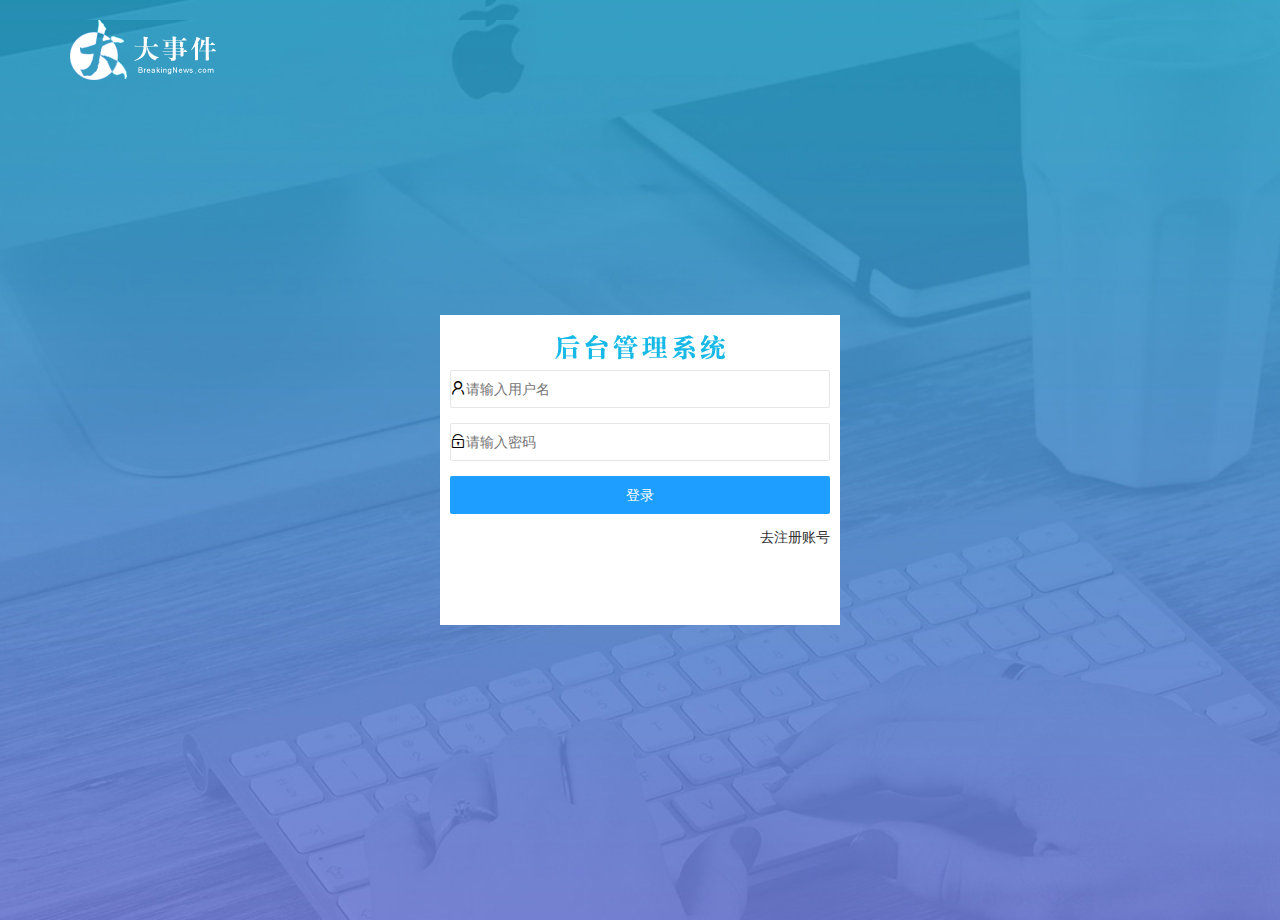
<file: login.html>
<!DOCTYPE html>
<html lang="en">

<head>
    <meta charset="UTF-8">
    <meta name="viewport" content="width=device-width, initial-scale=1.0">
    <title>注册/登录</title>
    <!-- 导入layui的css文件 -->
    <link rel="stylesheet" href="/assets/lib/layui/css/layui.css">
    <!-- 导入自己的css文件 -->
    <link rel="stylesheet" href="/assets/css/login.css">
</head>

<body>
    <!-- 设置背景图标 -->
    <div class="title_bg layui-main">
        <img src="/assets/images/logo.png" alt="">
    </div>
    <!-- 登录/注册页面 -->
    <div class="zong">
        <!-- 头部login -->
        <div class="loginreg">
            <img src="/assets/images/login_title.png" alt="">
        </div>
        <!-- 登录页面 -->
        <div class="denglu" id="denglureg">
            <form class="layui-form" id="dengluFrom">
                <div class="layui-form-item">
                    <i class="layui-icon layui-icon-username"></i>
                    <input type="text" name="username" required lay-verify="required" placeholder="请输入用户名"
                        autocomplete="off" class="layui-input" id="dengluipt" />
                </div>
                <div class="layui-form-item">
                    <i class="layui-icon layui-icon-password"></i>
                    <input type="password" name="password" required lay-verify="required|pass" placeholder="请输入密码"
                        autocomplete="off" class="layui-input" id="denglupass" />
                </div>
                <div class="layui-form-item">
                    <button lay-submit class="layui-btn  layui-btn-fluid layui-btn-normal">登录</button>
                </div>
                <div class="layui-form-item">
                    <a href="javascript:;" id="zhucebtn">去注册账号</a>
                </div>
            </form>
        </div>
        <!-- 注册页面 -->
        <div class="zhuce" id="zhucereg">
            <form class="layui-form" id="zhuceFrom">
                <div class="layui-form-item">
                    <i class="layui-icon layui-icon-username"></i>
                    <input type="text" name="username" required lay-verify="required" placeholder="请输入用户名"
                        autocomplete="off" class="layui-input" />
                </div>
                <div class="layui-form-item">
                    <i class="layui-icon layui-icon-password"></i>
                    <input type="password" name="password" required lay-verify="required|pass" placeholder="请输入密码"
                        autocomplete="off" class="layui-input" id="zhucepass1" />
                </div>
                <div class="layui-form-item">
                    <i class="layui-icon layui-icon-password"></i>
                    <input type="password" name="regpassword" required lay-verify="required|pass" placeholder="请确认密码"
                        autocomplete="off" class="layui-input" id="zhucepass2" />
                </div>
                <div class="layui-form-item">
                    <button lay-submit class="layui-btn  layui-btn-fluid layui-btn-normal">注册</button>
                </div>
                <!-- 按钮 -->
                <div class="layui-form-item">
                    <a href="javascript:;" id="denglubtn">去登录</a>
                </div>
            </form>
        </div>

    </div>
    <!-- 导入layui的js文件 -->
    <script src="/assets/lib/layui/layui.all.js"></script>
    <!-- 导入jquery的js文件 -->
    <script src="/assets/lib/jquery.js"></script>
    <!-- 导入过滤器js文件 -->
    <script src="/assets/js/urlApi.js"></script>
    <!-- 导入自己的js文件 -->
    <script src="/assets/js/login.js"></script>
</body>

</html>
</file>
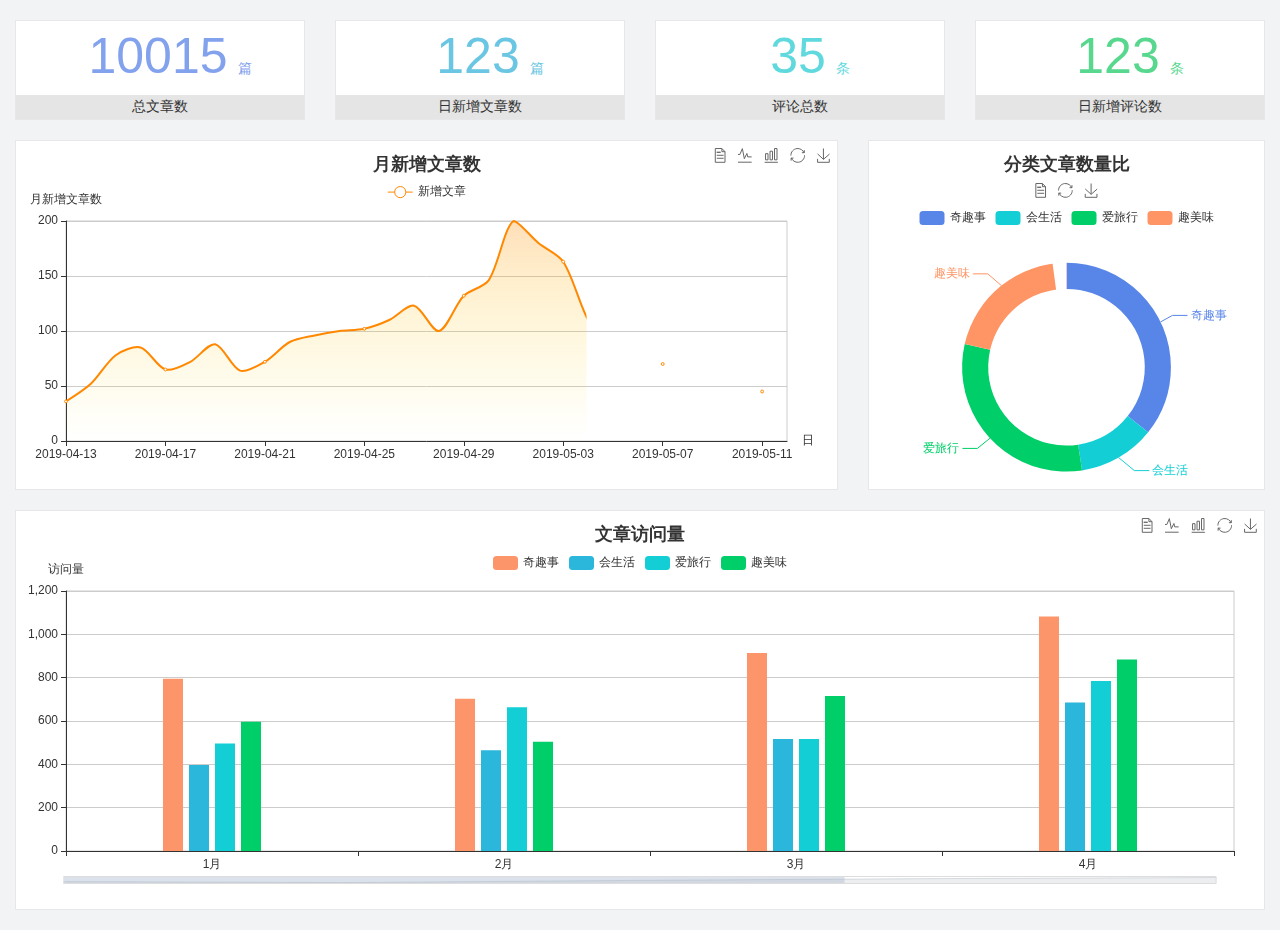
<file: home/dashboard.html>
<!DOCTYPE html>
<html lang="en">

<head>
  <meta charset="UTF-8">
  <meta name="viewport" content="width=device-width, initial-scale=1.0">
  <meta http-equiv="X-UA-Compatible" content="ie=edge">
  <title>图表统计</title>
  <link rel="stylesheet" href="../../assets/lib/bootstrap.css" />
  <link rel="stylesheet" href="../../assets/lib/main.css" />
  <script src="../../assets/lib/jquery.js"></script>
  <script type="text/javascript" src="../../assets/lib/echarts.min.js"></script>
</head>

<body>
  <div class="container-fluid">
    <div class="row spannel_list">
      <div class="col-sm-3 col-xs-6">
        <div class="spannel">
          <em>10015</em><span>篇</span>
          <b>总文章数</b>
        </div>
      </div>
      <div class="col-sm-3 col-xs-6">
        <div class="spannel scolor01">
          <em>123</em><span>篇</span>
          <b>日新增文章数</b>
        </div>
      </div>
      <div class="col-sm-3 col-xs-6">
        <div class="spannel scolor02">
          <em>35</em><span>条</span>
          <b>评论总数</b>
        </div>
      </div>
      <div class="col-sm-3 col-xs-6">
        <div class="spannel scolor03">
          <em>123</em><span>条</span>
          <b>日新增评论数</b>
        </div>
      </div>
    </div>
  </div>

  <div class="container-fluid">
    <div class="row curve-pie">
      <div class="col-lg-8 col-md-8">
        <div class="gragh_pannel" id="curve_show"></div>
      </div>
      <div class="col-lg-4 col-md-4">
        <div class="gragh_pannel" id="pie_show"></div>
      </div>
    </div>
  </div>

  <div class="container-fluid">
    <div class="column_pannel" id="column_show"></div>
  </div>

  <script>
    var oChart = echarts.init(document.getElementById('curve_show'));
    var aList_all = [
      { 'count': 36, 'date': '2019-04-13' },
      { 'count': 52, 'date': '2019-04-14' },
      { 'count': 78, 'date': '2019-04-15' },
      { 'count': 85, 'date': '2019-04-16' },
      { 'count': 65, 'date': '2019-04-17' },
      { 'count': 72, 'date': '2019-04-18' },
      { 'count': 88, 'date': '2019-04-19' },
      { 'count': 64, 'date': '2019-04-20' },
      { 'count': 72, 'date': '2019-04-21' },
      { 'count': 90, 'date': '2019-04-22' },
      { 'count': 96, 'date': '2019-04-23' },
      { 'count': 100, 'date': '2019-04-24' },
      { 'count': 102, 'date': '2019-04-25' },
      { 'count': 110, 'date': '2019-04-26' },
      { 'count': 123, 'date': '2019-04-27' },
      { 'count': 100, 'date': '2019-04-28' },
      { 'count': 132, 'date': '2019-04-29' },
      { 'count': 146, 'date': '2019-04-30' },
      { 'count': 200, 'date': '2019-05-01' },
      { 'count': 180, 'date': '2019-05-02' },
      { 'count': 163, 'date': '2019-05-03' },
      { 'count': 110, 'date': '2019-05-04' },
      { 'count': 80, 'date': '2019-05-05' },
      { 'count': 82, 'date': '2019-05-06' },
      { 'count': 70, 'date': '2019-05-07' },
      { 'count': 65, 'date': '2019-05-08' },
      { 'count': 54, 'date': '2019-05-09' },
      { 'count': 40, 'date': '2019-05-10' },
      { 'count': 45, 'date': '2019-05-11' },
      { 'count': 38, 'date': '2019-05-12' },
    ];

    let aCount = [];
    let aDate = [];

    for (var i = 0; i < aList_all.length; i++) {
      aCount.push(aList_all[i].count);
      aDate.push(aList_all[i].date);
    }

    var chartopt = {
      title: {
        text: '月新增文章数',
        left: 'center',
        top: '10'
      },
      tooltip: {
        trigger: 'axis'
      },
      legend: {
        data: ['新增文章'],
        top: '40'
      },
      toolbox: {
        show: true,
        feature: {
          mark: { show: true },
          dataView: { show: true, readOnly: false },
          magicType: { show: true, type: ['line', 'bar'] },
          restore: { show: true },
          saveAsImage: { show: true }
        }
      },
      calculable: true,
      xAxis: [
        {
          name: '日',
          type: 'category',
          boundaryGap: false,
          data: aDate
        }
      ],
      yAxis: [
        {
          name: '月新增文章数',
          type: 'value'
        }
      ],
      series: [
        {
          name: '新增文章',
          type: 'line',
          smooth: true,
          itemStyle: { normal: { areaStyle: { type: 'default' }, color: '#f80' }, lineStyle: { color: '#f80' } },
          data: aCount
        }],
      areaStyle: {
        normal: {
          color: new echarts.graphic.LinearGradient(0, 0, 0, 1, [{
            offset: 0,
            color: 'rgba(255,136,0,0.39)'
          }, {
            offset: .34,
            color: 'rgba(255,180,0,0.25)'
          }, {
            offset: 1,
            color: 'rgba(255,222,0,0.00)'
          }])

        }
      },
      grid: {
        show: true,
        x: 50,
        x2: 50,
        y: 80,
        height: 220
      }
    };

    oChart.setOption(chartopt);


    var oPie = echarts.init(document.getElementById('pie_show'));
    var oPieopt =
    {
      title: {
        top: 10,
        text: '分类文章数量比',
        x: 'center'
      },
      tooltip: {
        trigger: 'item',
        formatter: "{a} <br/>{b} : {c} ({d}%)"
      },
      color: ['#5885e8', '#13cfd5', '#00ce68', '#ff9565'],
      legend: {
        x: 'center',
        top: 65,
        data: ['奇趣事', '会生活', '爱旅行', '趣美味']
      },
      toolbox: {
        show: true,
        x: 'center',
        top: 35,
        feature: {
          mark: { show: true },
          dataView: { show: true, readOnly: false },
          magicType: {
            show: true,
            type: ['pie', 'funnel'],
            option: {
              funnel: {
                x: '25%',
                width: '50%',
                funnelAlign: 'left',
                max: 1548
              }
            }
          },
          restore: { show: true },
          saveAsImage: { show: true }
        }
      },
      calculable: true,
      series: [
        {
          name: '访问来源',
          type: 'pie',
          radius: ['45%', '60%'],
          center: ['50%', '65%'],
          data: [
            { value: 300, name: '奇趣事' },
            { value: 100, name: '会生活' },
            { value: 260, name: '爱旅行' },
            { value: 180, name: '趣美味' }
          ]
        }
      ]
    };
    oPie.setOption(oPieopt);



    var oColumn = this.echarts.init(document.getElementById('column_show'));
    var oColumnopt =
    {
      title: {
        text: '文章访问量',
        left: 'center',
        top: '10'
      },
      tooltip: {
        trigger: 'axis'
      },
      legend: {
        data: ['奇趣事', '会生活', '爱旅行', '趣美味'],
        top: '40'
      },
      toolbox: {
        show: true,
        feature: {
          mark: { show: true },
          dataView: { show: true, readOnly: false },
          magicType: { show: true, type: ['line', 'bar'] },
          restore: { show: true },
          saveAsImage: { show: true }
        }
      },
      calculable: true,
      xAxis: [
        {
          type: 'category',
          data: ['1月', '2月', '3月', '4月', '5月']
        }
      ],
      yAxis: [
        {
          name: '访问量',
          type: 'value'
        }
      ],
      series: [
        {
          name: '奇趣事',
          type: 'bar',
          barWidth: 20,
          itemStyle: {
            normal: { areaStyle: { type: 'default' }, color: '#fd956a' }
          },
          data: [800, 708, 920, 1090, 1200]
        },
        {
          name: '会生活',
          type: 'bar',
          barWidth: 20,
          itemStyle: {
            normal: { areaStyle: { type: 'default' }, color: '#2bb6db' }
          },
          data: [400, 468, 520, 690, 800]
        },
        {
          name: '爱旅行',
          type: 'bar',
          barWidth: 20,
          itemStyle: {
            normal: { areaStyle: { type: 'default' }, color: '#13cfd5' }
          },
          data: [500, 668, 520, 790, 900]
        },
        {
          name: '趣美味',
          type: 'bar',
          barWidth: 20,
          itemStyle: {
            normal: { areaStyle: { type: 'default' }, color: '#00ce68' }
          },
          data: [600, 508, 720, 890, 1000]
        }
      ],
      grid: {
        show: true,
        x: 50,
        x2: 30,
        y: 80,
        height: 260
      },
      dataZoom: [//给x轴设置滚动条
        {
          start: 0,//默认为0
          end: 100 - 1000 / 31,//默认为100
          type: 'slider',
          show: true,
          xAxisIndex: [0],
          handleSize: 0,//滑动条的 左右2个滑动条的大小
          height: 8,//组件高度
          left: 45, //左边的距离
          right: 50,//右边的距离
          bottom: 26,//右边的距离
          handleColor: '#ddd',//h滑动图标的颜色
          handleStyle: {
            borderColor: "#cacaca",
            borderWidth: "1",
            shadowBlur: 2,
            background: "#ddd",
            shadowColor: "#ddd",
          }
        }]
    };
    oColumn.setOption(oColumnopt);
  </script>
</body>

</html>
</file>
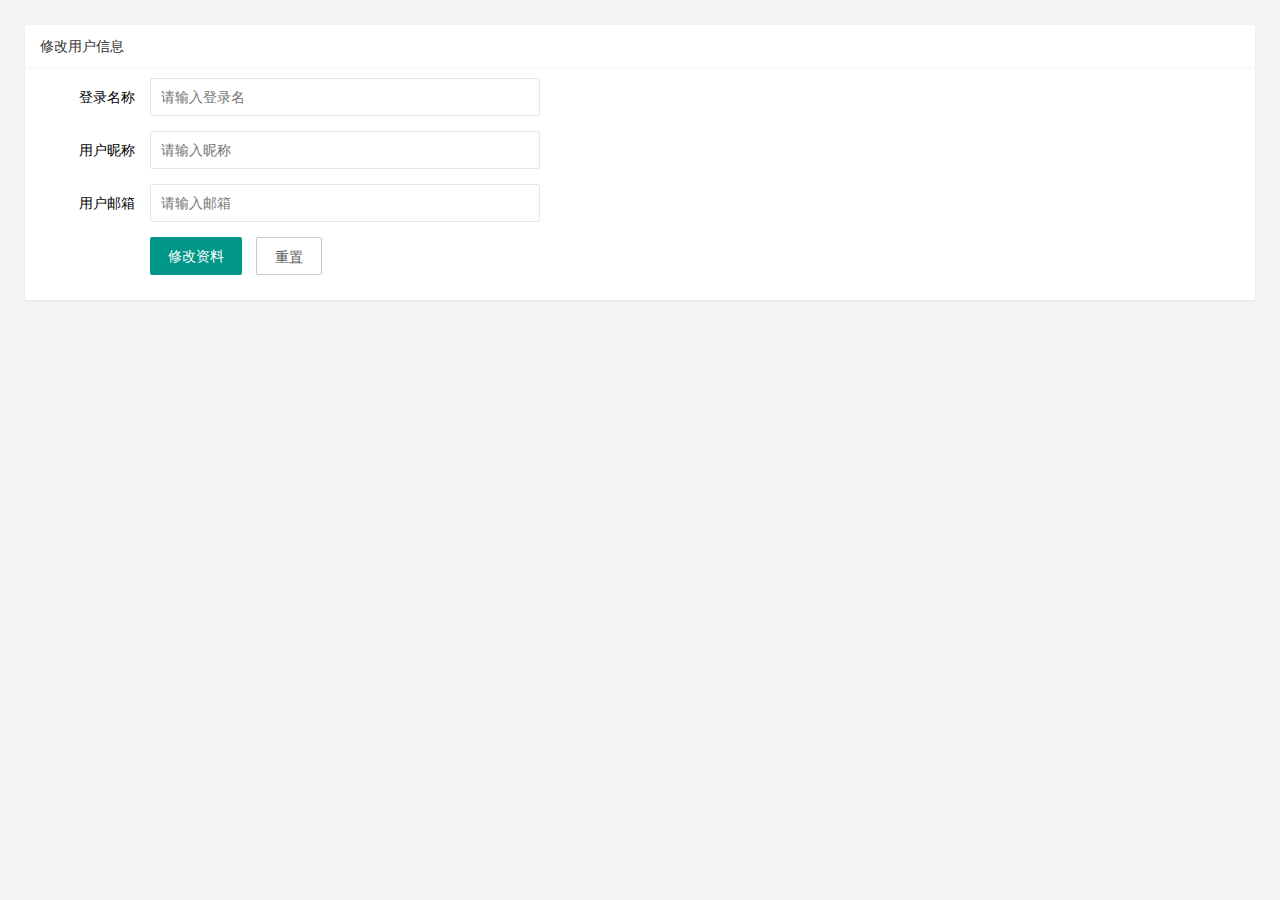
<file: user/jibenziliao.html>
<!DOCTYPE html>
<html lang="en">

<head>
    <meta charset="UTF-8">
    <meta name="viewport" content="width=device-width, initial-scale=1.0">
    <title>Document</title>
    <!-- 导入layui的css文件 -->
    <link rel="stylesheet" href="/assets/lib/layui/css/layui.css">
    <!-- 导入自己的css文件 -->
    <link rel="stylesheet" href="/assets/css/user/zl.css">
</head>

<body>
    <div class="layui-card">
        <div class="layui-card-header">修改用户信息</div>
        <div class="layui-card-body">
            <form class="layui-form" lay-filter="userxinxi" id='ziliao'>
                <input type="hidden" name="id">
                <div class="layui-form-item">
                    <label class="layui-form-label">登录名称</label>
                    <div class="layui-input-block">
                        <input type="text" name="username" lay-verify="required" readonly placeholder="请输入登录名"
                            autocomplete="off" class="layui-input">
                    </div>
                </div>
                <div class="layui-form-item">
                    <label class="layui-form-label">用户昵称</label>
                    <div class="layui-input-block">
                        <input type="text" name="nickname" required lay-verify="required|nick" placeholder="请输入昵称"
                            autocomplete="off" class="layui-input">
                    </div>
                </div>
                <div class="layui-form-item">
                    <label class="layui-form-label">用户邮箱</label>
                    <div class="layui-input-block">
                        <input type="text" name="email" required lay-verify="required|email" placeholder="请输入邮箱"
                            autocomplete="off" class="layui-input">
                    </div>
                </div>
                <div class="layui-form-item">
                    <div class="layui-input-block">
                        <button class="layui-btn" lay-submit lay-filter="formDemo">修改资料</button>
                        <button type="reset" class="layui-btn layui-btn-primary" id="btnset">重置</button>
                    </div>
                </div>
            </form>
        </div>

    </div>
    <!-- 导入layui的js文件 -->
    <script src='/assets/lib/layui/layui.all.js'></script>
    <!-- 导入jquery的js文件 -->
    <script src='/assets/lib/jquery.js'></script>
    <!-- 导入过滤器js文件 -->
    <script src='/assets/js/urlApi.js'></script>
    <!-- 导入自己的js文件 -->
    <script src='/assets/js/user/zl.js'></script>
</body>

</html>
</file>
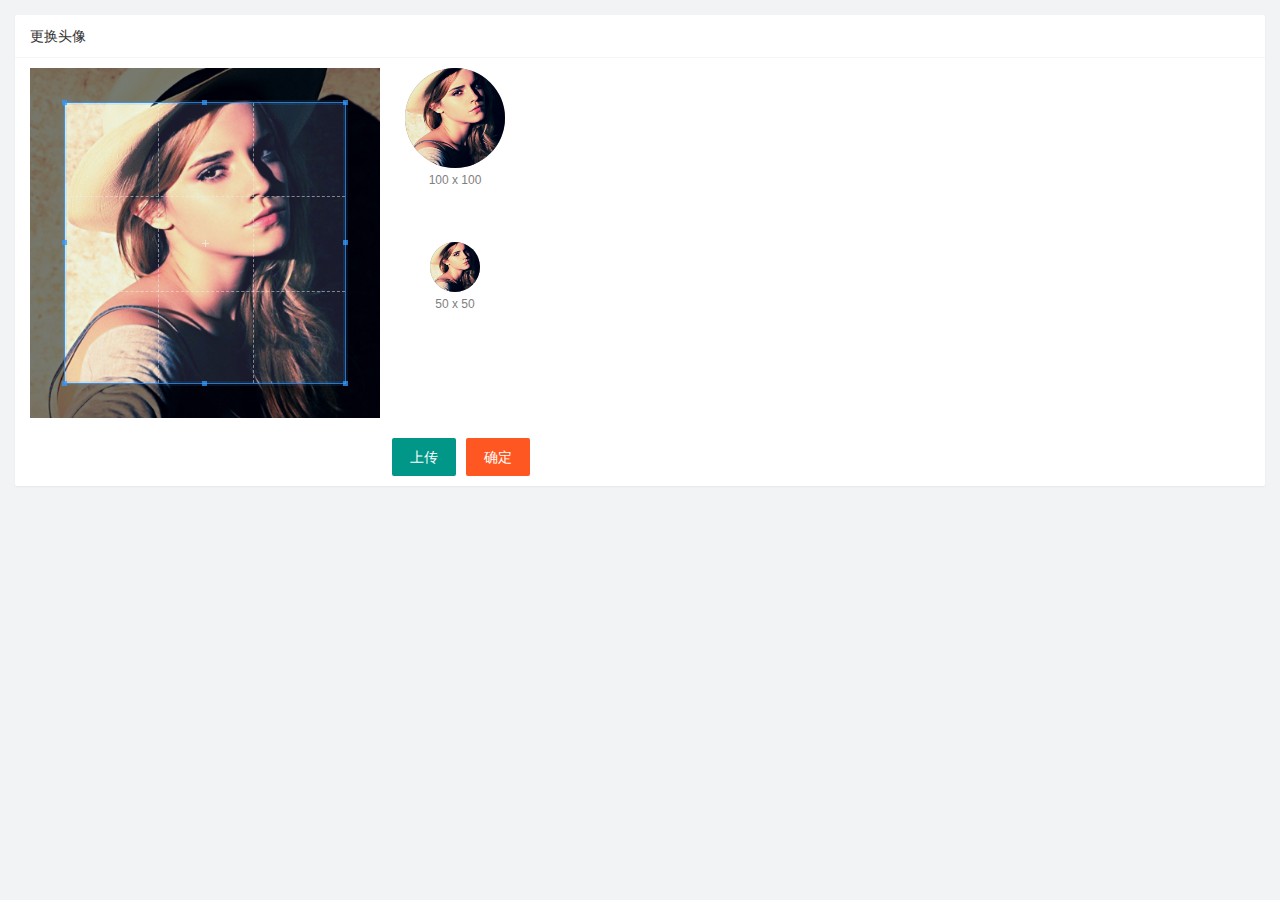
<file: user/touxiang.html>
<!DOCTYPE html>
<html lang="en">

<head>
    <meta charset="UTF-8">
    <meta name="viewport" content="width=device-width, initial-scale=1.0">
    <title>头像部分</title>
    <!-- 导入layui的文档格式 -->
    <link rel="stylesheet" href="/assets/lib/layui/css/layui.css">
    <!-- 引入cropper.css 样式表 -->
    <link rel="stylesheet" href="/assets/lib/cropper/cropper.css">
    <!-- 导入自己的css样式 -->
    <link rel="stylesheet" href="/assets/css/user/tx.css">
</head>

<body>
    <div class="layui-card">
        <div class="layui-card-header">更换头像</div>
        <div class="layui-card-body">
            <!-- 第一行的图片裁剪和预览区域 -->
            <div class="row1">
                <!-- 图片裁剪区域 -->
                <div class="cropper-box">
                    <!-- 这个 img 标签很重要，将来会把它初始化为裁剪区域 -->
                    <img id="image" src="/assets/images/sample.jpg" />
                </div>
                <!-- 图片的预览区域 -->
                <div class="preview-box">
                    <div>
                        <!-- 宽高为 100px 的预览区域 -->
                        <div class="img-preview w100"></div>
                        <p class="size">100 x 100</p>
                    </div>
                    <div>
                        <!-- 宽高为 50px 的预览区域 -->
                        <div class="img-preview w50"></div>
                        <p class="size">50 x 50</p>
                    </div>
                </div>
            </div>

            <!-- 第二行的按钮区域 -->
            <div class="row2">
                <input type="file" id="file" accept="image/png,image/jpeg">
                <button type="button" class="layui-btn" id="btnFile">上传</button>
                <button type="button" class="layui-btn layui-btn-danger" id="btnLoader">确定</button>
            </div>
        </div>
    </div>
    <script src="/assets/lib/layui/layui.all.js"></script>
    <script src="/assets/lib/jquery.js"></script>
    <script src="/assets/lib/cropper/Cropper.js"></script>
    <script src="/assets/lib/cropper/jquery-cropper.js"></script>
    <script src="/assets/js/urlApi.js"></script>
    <script src="/assets/js/user/tx.js"></script>
</body>

</html>
</file>
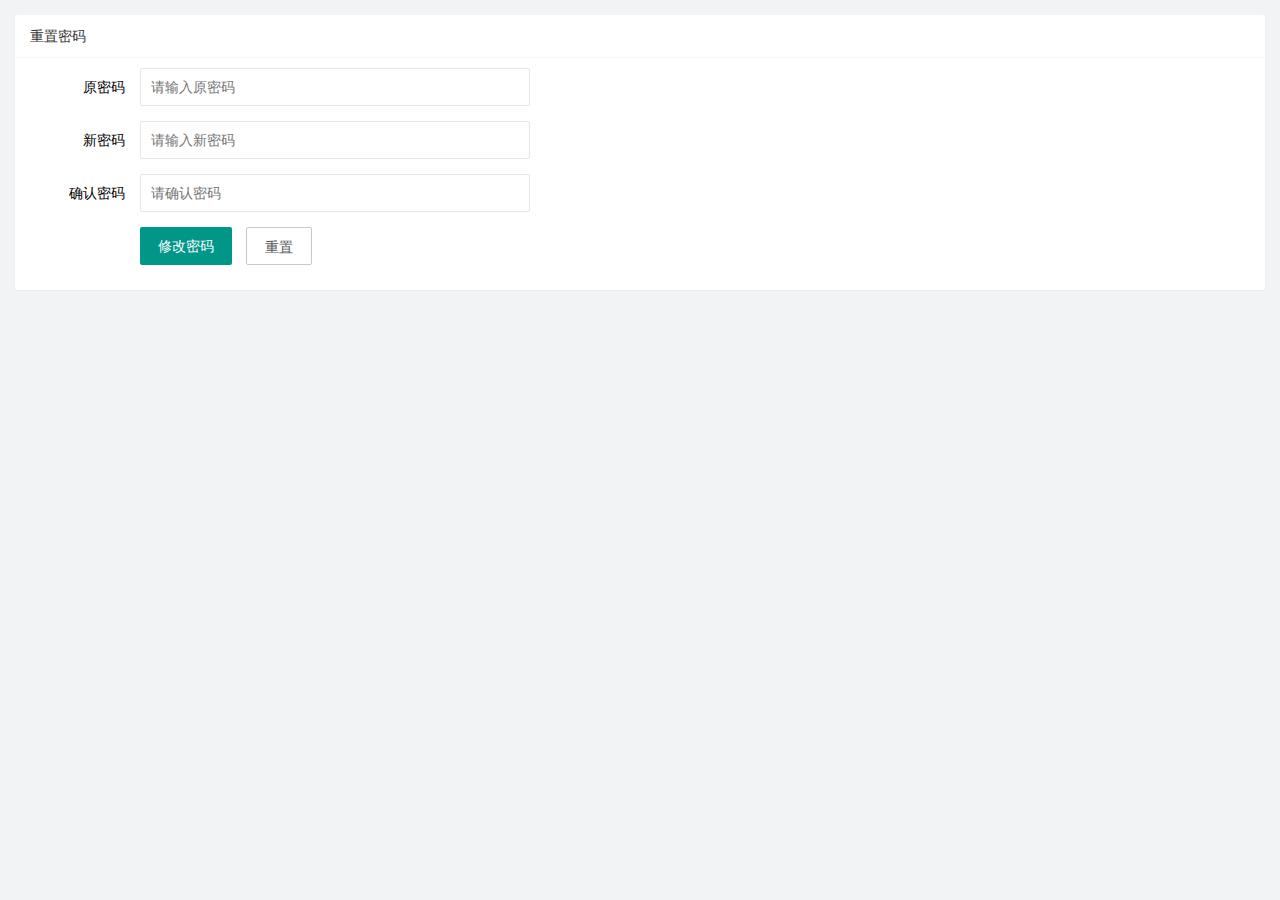
<file: user/user_psw.html>
<!DOCTYPE html>
<html lang="en">

<head>
    <meta charset="UTF-8">
    <meta name="viewport" content="width=device-width, initial-scale=1.0">
    <title>Document</title>
    <link rel="stylesheet" href="/assets/lib/layui/css/layui.css">
    <link rel="stylesheet" href="/assets/css/user/psw.css">
</head>

<body>
    <div class="layui-card">
        <div class="layui-card-header">重置密码</div>
        <div class="layui-card-body">
            <form class="layui-form" lay-filter="userxinxi">
                <input type="hidden" name="id">
                <div class="layui-form-item">
                    <label class="layui-form-label">原密码</label>
                    <div class="layui-input-block">
                        <input type="password" name="oldPwd" lay-verify="required|pass" placeholder="请输入原密码"
                            autocomplete="off" class="layui-input">
                    </div>
                </div>
                <div class="layui-form-item">
                    <label class="layui-form-label">新密码</label>
                    <div class="layui-input-block">
                        <input type="password" name="newPwd" required lay-verify="required|pass|passPws"
                            placeholder="请输入新密码" autocomplete="off" class="layui-input">
                    </div>
                </div>
                <div class="layui-form-item">
                    <label class="layui-form-label">确认密码</label>
                    <div class="layui-input-block">
                        <input type="password" name="newpws" required lay-verify="required|pass|passPwss"
                            placeholder="请确认密码" autocomplete="off" class="layui-input">
                    </div>
                </div>
                <div class="layui-form-item">
                    <div class="layui-input-block">
                        <button class="layui-btn" lay-submit lay-filter="formDemo">修改密码</button>
                        <button type="reset" class="layui-btn layui-btn-primary" id="reset1">重置</button>
                    </div>
                </div>
            </form>
        </div>

    </div>
    <!-- 导入layui的js文件 -->
    <script src='/assets/lib/layui/layui.all.js'></script>
    <!-- 导入jquery的js文件 -->
    <script src='/assets/lib/jquery.js'></script>
    <!-- 导入过滤器js文件 -->
    <script src='/assets/js/urlApi.js'></script>
    <!-- 导入自己的js文件 -->
    <script src='/assets/js/user/pws.js'></script>
</body>

</html>
</file>
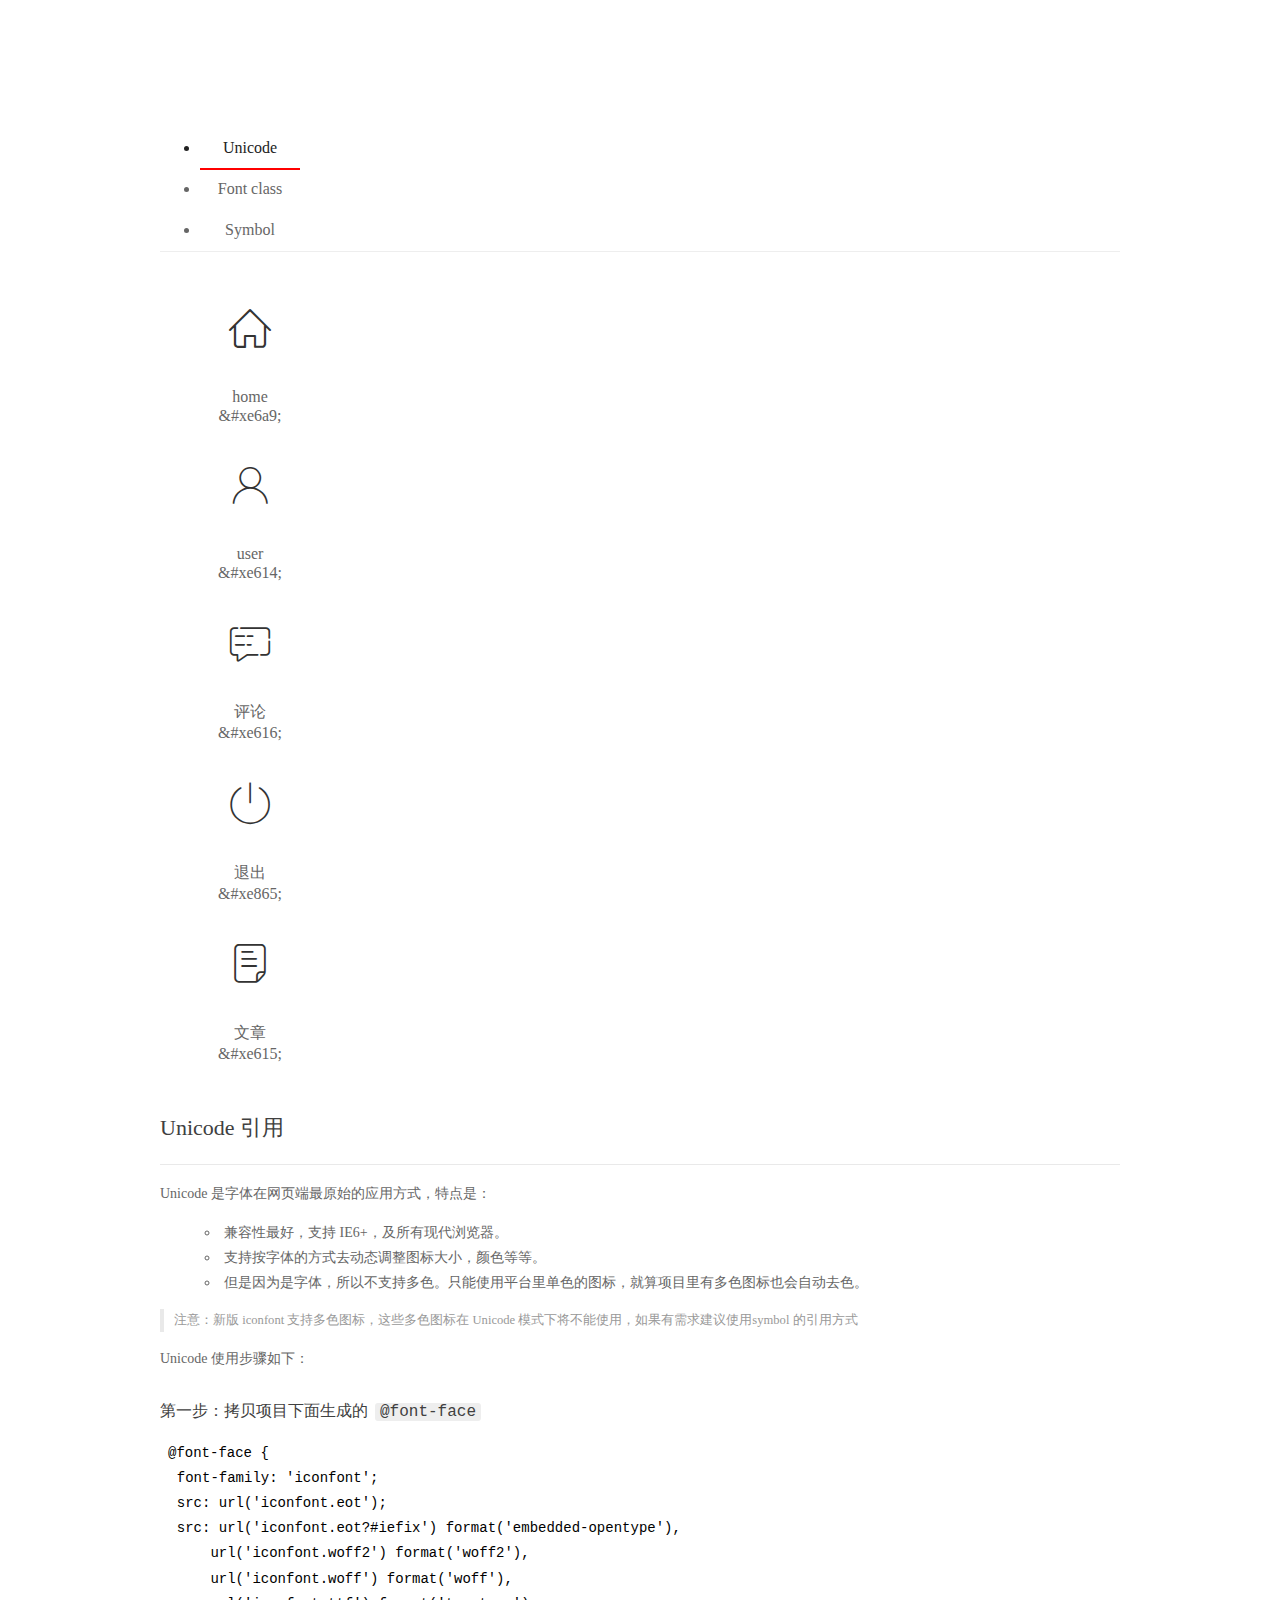
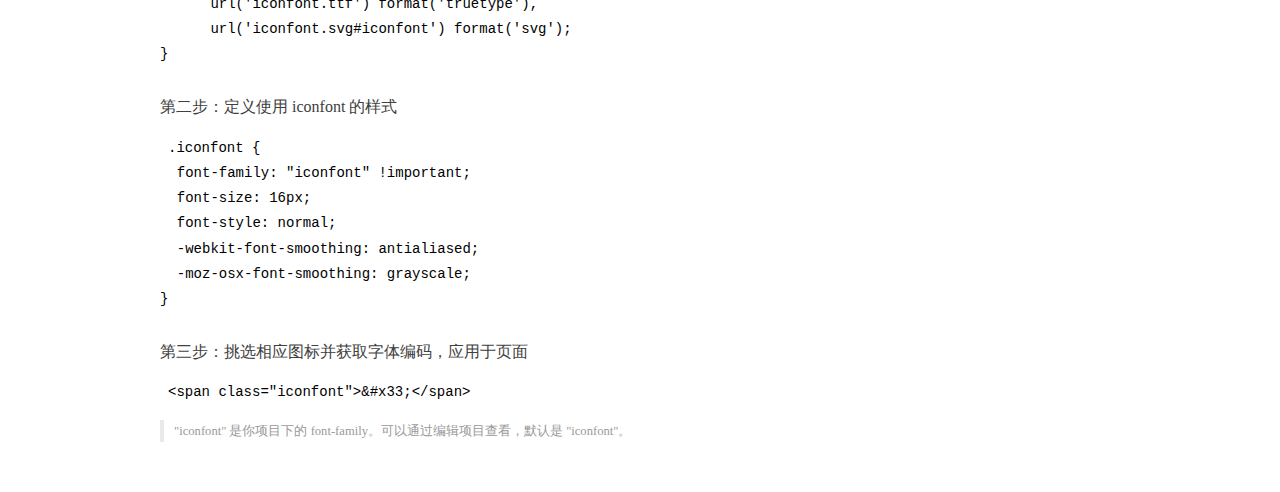
<file: assets/fonts/demo_index.html>
<!DOCTYPE html>
<html>
<head>
  <meta charset="utf-8"/>
  <title>IconFont Demo</title>
  <link rel="shortcut icon" href="https://gtms04.alicdn.com/tps/i4/TB1_oz6GVXXXXaFXpXXJDFnIXXX-64-64.ico" type="image/x-icon"/>
  <link rel="stylesheet" href="https://g.alicdn.com/thx/cube/1.3.2/cube.min.css">
  <link rel="stylesheet" href="demo.css">
  <link rel="stylesheet" href="iconfont.css">
  <script src="iconfont.js"></script>
  <!-- jQuery -->
  <script src="https://a1.alicdn.com/oss/uploads/2018/12/26/7bfddb60-08e8-11e9-9b04-53e73bb6408b.js"></script>
  <!-- 代码高亮 -->
  <script src="https://a1.alicdn.com/oss/uploads/2018/12/26/a3f714d0-08e6-11e9-8a15-ebf944d7534c.js"></script>
</head>
<body>
  <div class="main">
    <h1 class="logo"><a href="https://www.iconfont.cn/" title="iconfont 首页" target="_blank">&#xe86b;</a></h1>
    <div class="nav-tabs">
      <ul id="tabs" class="dib-box">
        <li class="dib active"><span>Unicode</span></li>
        <li class="dib"><span>Font class</span></li>
        <li class="dib"><span>Symbol</span></li>
      </ul>
      
    </div>
    <div class="tab-container">
      <div class="content unicode" style="display: block;">
          <ul class="icon_lists dib-box">
          
            <li class="dib">
              <span class="icon iconfont">&#xe6a9;</span>
                <div class="name">home</div>
                <div class="code-name">&amp;#xe6a9;</div>
              </li>
          
            <li class="dib">
              <span class="icon iconfont">&#xe614;</span>
                <div class="name">user</div>
                <div class="code-name">&amp;#xe614;</div>
              </li>
          
            <li class="dib">
              <span class="icon iconfont">&#xe616;</span>
                <div class="name">评论</div>
                <div class="code-name">&amp;#xe616;</div>
              </li>
          
            <li class="dib">
              <span class="icon iconfont">&#xe865;</span>
                <div class="name">退出</div>
                <div class="code-name">&amp;#xe865;</div>
              </li>
          
            <li class="dib">
              <span class="icon iconfont">&#xe615;</span>
                <div class="name">文章</div>
                <div class="code-name">&amp;#xe615;</div>
              </li>
          
          </ul>
          <div class="article markdown">
          <h2 id="unicode-">Unicode 引用</h2>
          <hr>

          <p>Unicode 是字体在网页端最原始的应用方式，特点是：</p>
          <ul>
            <li>兼容性最好，支持 IE6+，及所有现代浏览器。</li>
            <li>支持按字体的方式去动态调整图标大小，颜色等等。</li>
            <li>但是因为是字体，所以不支持多色。只能使用平台里单色的图标，就算项目里有多色图标也会自动去色。</li>
          </ul>
          <blockquote>
            <p>注意：新版 iconfont 支持多色图标，这些多色图标在 Unicode 模式下将不能使用，如果有需求建议使用symbol 的引用方式</p>
          </blockquote>
          <p>Unicode 使用步骤如下：</p>
          <h3 id="-font-face">第一步：拷贝项目下面生成的 <code>@font-face</code></h3>
<pre><code class="language-css"
>@font-face {
  font-family: 'iconfont';
  src: url('iconfont.eot');
  src: url('iconfont.eot?#iefix') format('embedded-opentype'),
      url('iconfont.woff2') format('woff2'),
      url('iconfont.woff') format('woff'),
      url('iconfont.ttf') format('truetype'),
      url('iconfont.svg#iconfont') format('svg');
}
</code></pre>
          <h3 id="-iconfont-">第二步：定义使用 iconfont 的样式</h3>
<pre><code class="language-css"
>.iconfont {
  font-family: "iconfont" !important;
  font-size: 16px;
  font-style: normal;
  -webkit-font-smoothing: antialiased;
  -moz-osx-font-smoothing: grayscale;
}
</code></pre>
          <h3 id="-">第三步：挑选相应图标并获取字体编码，应用于页面</h3>
<pre>
<code class="language-html"
>&lt;span class="iconfont"&gt;&amp;#x33;&lt;/span&gt;
</code></pre>
          <blockquote>
            <p>"iconfont" 是你项目下的 font-family。可以通过编辑项目查看，默认是 "iconfont"。</p>
          </blockquote>
          </div>
      </div>
      <div class="content font-class">
        <ul class="icon_lists dib-box">
          
          <li class="dib">
            <span class="icon iconfont icon-home"></span>
            <div class="name">
              home
            </div>
            <div class="code-name">.icon-home
            </div>
          </li>
          
          <li class="dib">
            <span class="icon iconfont icon-user"></span>
            <div class="name">
              user
            </div>
            <div class="code-name">.icon-user
            </div>
          </li>
          
          <li class="dib">
            <span class="icon iconfont icon-pinglun"></span>
            <div class="name">
              评论
            </div>
            <div class="code-name">.icon-pinglun
            </div>
          </li>
          
          <li class="dib">
            <span class="icon iconfont icon-tuichu"></span>
            <div class="name">
              退出
            </div>
            <div class="code-name">.icon-tuichu
            </div>
          </li>
          
          <li class="dib">
            <span class="icon iconfont icon-16"></span>
            <div class="name">
              文章
            </div>
            <div class="code-name">.icon-16
            </div>
          </li>
          
        </ul>
        <div class="article markdown">
        <h2 id="font-class-">font-class 引用</h2>
        <hr>

        <p>font-class 是 Unicode 使用方式的一种变种，主要是解决 Unicode 书写不直观，语意不明确的问题。</p>
        <p>与 Unicode 使用方式相比，具有如下特点：</p>
        <ul>
          <li>兼容性良好，支持 IE8+，及所有现代浏览器。</li>
          <li>相比于 Unicode 语意明确，书写更直观。可以很容易分辨这个 icon 是什么。</li>
          <li>因为使用 class 来定义图标，所以当要替换图标时，只需要修改 class 里面的 Unicode 引用。</li>
          <li>不过因为本质上还是使用的字体，所以多色图标还是不支持的。</li>
        </ul>
        <p>使用步骤如下：</p>
        <h3 id="-fontclass-">第一步：引入项目下面生成的 fontclass 代码：</h3>
<pre><code class="language-html">&lt;link rel="stylesheet" href="./iconfont.css"&gt;
</code></pre>
        <h3 id="-">第二步：挑选相应图标并获取类名，应用于页面：</h3>
<pre><code class="language-html">&lt;span class="iconfont icon-xxx"&gt;&lt;/span&gt;
</code></pre>
        <blockquote>
          <p>"
            iconfont" 是你项目下的 font-family。可以通过编辑项目查看，默认是 "iconfont"。</p>
        </blockquote>
      </div>
      </div>
      <div class="content symbol">
          <ul class="icon_lists dib-box">
          
            <li class="dib">
                <svg class="icon svg-icon" aria-hidden="true">
                  <use xlink:href="#icon-home"></use>
                </svg>
                <div class="name">home</div>
                <div class="code-name">#icon-home</div>
            </li>
          
            <li class="dib">
                <svg class="icon svg-icon" aria-hidden="true">
                  <use xlink:href="#icon-user"></use>
                </svg>
                <div class="name">user</div>
                <div class="code-name">#icon-user</div>
            </li>
          
            <li class="dib">
                <svg class="icon svg-icon" aria-hidden="true">
                  <use xlink:href="#icon-pinglun"></use>
                </svg>
                <div class="name">评论</div>
                <div class="code-name">#icon-pinglun</div>
            </li>
          
            <li class="dib">
                <svg class="icon svg-icon" aria-hidden="true">
                  <use xlink:href="#icon-tuichu"></use>
                </svg>
                <div class="name">退出</div>
                <div class="code-name">#icon-tuichu</div>
            </li>
          
            <li class="dib">
                <svg class="icon svg-icon" aria-hidden="true">
                  <use xlink:href="#icon-16"></use>
                </svg>
                <div class="name">文章</div>
                <div class="code-name">#icon-16</div>
            </li>
          
          </ul>
          <div class="article markdown">
          <h2 id="symbol-">Symbol 引用</h2>
          <hr>

          <p>这是一种全新的使用方式，应该说这才是未来的主流，也是平台目前推荐的用法。相关介绍可以参考这篇<a href="">文章</a>
            这种用法其实是做了一个 SVG 的集合，与另外两种相比具有如下特点：</p>
          <ul>
            <li>支持多色图标了，不再受单色限制。</li>
            <li>通过一些技巧，支持像字体那样，通过 <code>font-size</code>, <code>color</code> 来调整样式。</li>
            <li>兼容性较差，支持 IE9+，及现代浏览器。</li>
            <li>浏览器渲染 SVG 的性能一般，还不如 png。</li>
          </ul>
          <p>使用步骤如下：</p>
          <h3 id="-symbol-">第一步：引入项目下面生成的 symbol 代码：</h3>
<pre><code class="language-html">&lt;script src="./iconfont.js"&gt;&lt;/script&gt;
</code></pre>
          <h3 id="-css-">第二步：加入通用 CSS 代码（引入一次就行）：</h3>
<pre><code class="language-html">&lt;style&gt;
.icon {
  width: 1em;
  height: 1em;
  vertical-align: -0.15em;
  fill: currentColor;
  overflow: hidden;
}
&lt;/style&gt;
</code></pre>
          <h3 id="-">第三步：挑选相应图标并获取类名，应用于页面：</h3>
<pre><code class="language-html">&lt;svg class="icon" aria-hidden="true"&gt;
  &lt;use xlink:href="#icon-xxx"&gt;&lt;/use&gt;
&lt;/svg&gt;
</code></pre>
          </div>
      </div>

    </div>
  </div>
  <script>
  $(document).ready(function () {
      $('.tab-container .content:first').show()

      $('#tabs li').click(function (e) {
        var tabContent = $('.tab-container .content')
        var index = $(this).index()

        if ($(this).hasClass('active')) {
          return
        } else {
          $('#tabs li').removeClass('active')
          $(this).addClass('active')

          tabContent.hide().eq(index).fadeIn()
        }
      })
    })
  </script>
</body>
</html>
</file>
<file: assets/lib/layui/css/layui.css>
/** layui-v2.5.5 MIT License By https://www.layui.com */
 .layui-inline,img{display:inline-block;vertical-align:middle}h1,h2,h3,h4,h5,h6{font-weight:400}.layui-edge,.layui-header,.layui-inline,.layui-main{position:relative}.layui-body,.layui-edge,.layui-elip{overflow:hidden}.layui-btn,.layui-edge,.layui-inline,img{vertical-align:middle}.layui-btn,.layui-disabled,.layui-icon,.layui-unselect{-moz-user-select:none;-webkit-user-select:none;-ms-user-select:none}.layui-elip,.layui-form-checkbox span,.layui-form-pane .layui-form-label{text-overflow:ellipsis;white-space:nowrap}.layui-breadcrumb,.layui-tree-btnGroup{visibility:hidden}blockquote,body,button,dd,div,dl,dt,form,h1,h2,h3,h4,h5,h6,input,li,ol,p,pre,td,textarea,th,ul{margin:0;padding:0;-webkit-tap-highlight-color:rgba(0,0,0,0)}a:active,a:hover{outline:0}img{border:none}li{list-style:none}table{border-collapse:collapse;border-spacing:0}h4,h5,h6{font-size:100%}button,input,optgroup,option,select,textarea{font-family:inherit;font-size:inherit;font-style:inherit;font-weight:inherit;outline:0}pre{white-space:pre-wrap;white-space:-moz-pre-wrap;white-space:-pre-wrap;white-space:-o-pre-wrap;word-wrap:break-word}body{line-height:24px;font:14px Helvetica Neue,Helvetica,PingFang SC,Tahoma,Arial,sans-serif}hr{height:1px;margin:10px 0;border:0;clear:both}a{color:#333;text-decoration:none}a:hover{color:#777}a cite{font-style:normal;*cursor:pointer}.layui-border-box,.layui-border-box *{box-sizing:border-box}.layui-box,.layui-box *{box-sizing:content-box}.layui-clear{clear:both;*zoom:1}.layui-clear:after{content:'\20';clear:both;*zoom:1;display:block;height:0}.layui-inline{*display:inline;*zoom:1}.layui-edge{display:inline-block;width:0;height:0;border-width:6px;border-style:dashed;border-color:transparent}.layui-edge-top{top:-4px;border-bottom-color:#999;border-bottom-style:solid}.layui-edge-right{border-left-color:#999;border-left-style:solid}.layui-edge-bottom{top:2px;border-top-color:#999;border-top-style:solid}.layui-edge-left{border-right-color:#999;border-right-style:solid}.layui-disabled,.layui-disabled:hover{color:#d2d2d2!important;cursor:not-allowed!important}.layui-circle{border-radius:100%}.layui-show{display:block!important}.layui-hide{display:none!important}@font-face{font-family:layui-icon;src:url(../font/iconfont.eot?v=250);src:url(../font/iconfont.eot?v=250#iefix) format('embedded-opentype'),url(../font/iconfont.woff2?v=250) format('woff2'),url(../font/iconfont.woff?v=250) format('woff'),url(../font/iconfont.ttf?v=250) format('truetype'),url(../font/iconfont.svg?v=250#layui-icon) format('svg')}.layui-icon{font-family:layui-icon!important;font-size:16px;font-style:normal;-webkit-font-smoothing:antialiased;-moz-osx-font-smoothing:grayscale}.layui-icon-reply-fill:before{content:"\e611"}.layui-icon-set-fill:before{content:"\e614"}.layui-icon-menu-fill:before{content:"\e60f"}.layui-icon-search:before{content:"\e615"}.layui-icon-share:before{content:"\e641"}.layui-icon-set-sm:before{content:"\e620"}.layui-icon-engine:before{content:"\e628"}.layui-icon-close:before{content:"\1006"}.layui-icon-close-fill:before{content:"\1007"}.layui-icon-chart-screen:before{content:"\e629"}.layui-icon-star:before{content:"\e600"}.layui-icon-circle-dot:before{content:"\e617"}.layui-icon-chat:before{content:"\e606"}.layui-icon-release:before{content:"\e609"}.layui-icon-list:before{content:"\e60a"}.layui-icon-chart:before{content:"\e62c"}.layui-icon-ok-circle:before{content:"\1005"}.layui-icon-layim-theme:before{content:"\e61b"}.layui-icon-table:before{content:"\e62d"}.layui-icon-right:before{content:"\e602"}.layui-icon-left:before{content:"\e603"}.layui-icon-cart-simple:before{content:"\e698"}.layui-icon-face-cry:before{content:"\e69c"}.layui-icon-face-smile:before{content:"\e6af"}.layui-icon-survey:before{content:"\e6b2"}.layui-icon-tree:before{content:"\e62e"}.layui-icon-upload-circle:before{content:"\e62f"}.layui-icon-add-circle:before{content:"\e61f"}.layui-icon-download-circle:before{content:"\e601"}.layui-icon-templeate-1:before{content:"\e630"}.layui-icon-util:before{content:"\e631"}.layui-icon-face-surprised:before{content:"\e664"}.layui-icon-edit:before{content:"\e642"}.layui-icon-speaker:before{content:"\e645"}.layui-icon-down:before{content:"\e61a"}.layui-icon-file:before{content:"\e621"}.layui-icon-layouts:before{content:"\e632"}.layui-icon-rate-half:before{content:"\e6c9"}.layui-icon-add-circle-fine:before{content:"\e608"}.layui-icon-prev-circle:before{content:"\e633"}.layui-icon-read:before{content:"\e705"}.layui-icon-404:before{content:"\e61c"}.layui-icon-carousel:before{content:"\e634"}.layui-icon-help:before{content:"\e607"}.layui-icon-code-circle:before{content:"\e635"}.layui-icon-water:before{content:"\e636"}.layui-icon-username:before{content:"\e66f"}.layui-icon-find-fill:before{content:"\e670"}.layui-icon-about:before{content:"\e60b"}.layui-icon-location:before{content:"\e715"}.layui-icon-up:before{content:"\e619"}.layui-icon-pause:before{content:"\e651"}.layui-icon-date:before{content:"\e637"}.layui-icon-layim-uploadfile:before{content:"\e61d"}.layui-icon-delete:before{content:"\e640"}.layui-icon-play:before{content:"\e652"}.layui-icon-top:before{content:"\e604"}.layui-icon-friends:before{content:"\e612"}.layui-icon-refresh-3:before{content:"\e9aa"}.layui-icon-ok:before{content:"\e605"}.layui-icon-layer:before{content:"\e638"}.layui-icon-face-smile-fine:before{content:"\e60c"}.layui-icon-dollar:before{content:"\e659"}.layui-icon-group:before{content:"\e613"}.layui-icon-layim-download:before{content:"\e61e"}.layui-icon-picture-fine:before{content:"\e60d"}.layui-icon-link:before{content:"\e64c"}.layui-icon-diamond:before{content:"\e735"}.layui-icon-log:before{content:"\e60e"}.layui-icon-rate-solid:before{content:"\e67a"}.layui-icon-fonts-del:before{content:"\e64f"}.layui-icon-unlink:before{content:"\e64d"}.layui-icon-fonts-clear:before{content:"\e639"}.layui-icon-triangle-r:before{content:"\e623"}.layui-icon-circle:before{content:"\e63f"}.layui-icon-radio:before{content:"\e643"}.layui-icon-align-center:before{content:"\e647"}.layui-icon-align-right:before{content:"\e648"}.layui-icon-align-left:before{content:"\e649"}.layui-icon-loading-1:before{content:"\e63e"}.layui-icon-return:before{content:"\e65c"}.layui-icon-fonts-strong:before{content:"\e62b"}.layui-icon-upload:before{content:"\e67c"}.layui-icon-dialogue:before{content:"\e63a"}.layui-icon-video:before{content:"\e6ed"}.layui-icon-headset:before{content:"\e6fc"}.layui-icon-cellphone-fine:before{content:"\e63b"}.layui-icon-add-1:before{content:"\e654"}.layui-icon-face-smile-b:before{content:"\e650"}.layui-icon-fonts-html:before{content:"\e64b"}.layui-icon-form:before{content:"\e63c"}.layui-icon-cart:before{content:"\e657"}.layui-icon-camera-fill:before{content:"\e65d"}.layui-icon-tabs:before{content:"\e62a"}.layui-icon-fonts-code:before{content:"\e64e"}.layui-icon-fire:before{content:"\e756"}.layui-icon-set:before{content:"\e716"}.layui-icon-fonts-u:before{content:"\e646"}.layui-icon-triangle-d:before{content:"\e625"}.layui-icon-tips:before{content:"\e702"}.layui-icon-picture:before{content:"\e64a"}.layui-icon-more-vertical:before{content:"\e671"}.layui-icon-flag:before{content:"\e66c"}.layui-icon-loading:before{content:"\e63d"}.layui-icon-fonts-i:before{content:"\e644"}.layui-icon-refresh-1:before{content:"\e666"}.layui-icon-rmb:before{content:"\e65e"}.layui-icon-home:before{content:"\e68e"}.layui-icon-user:before{content:"\e770"}.layui-icon-notice:before{content:"\e667"}.layui-icon-login-weibo:before{content:"\e675"}.layui-icon-voice:before{content:"\e688"}.layui-icon-upload-drag:before{content:"\e681"}.layui-icon-login-qq:before{content:"\e676"}.layui-icon-snowflake:before{content:"\e6b1"}.layui-icon-file-b:before{content:"\e655"}.layui-icon-template:before{content:"\e663"}.layui-icon-auz:before{content:"\e672"}.layui-icon-console:before{content:"\e665"}.layui-icon-app:before{content:"\e653"}.layui-icon-prev:before{content:"\e65a"}.layui-icon-website:before{content:"\e7ae"}.layui-icon-next:before{content:"\e65b"}.layui-icon-component:before{content:"\e857"}.layui-icon-more:before{content:"\e65f"}.layui-icon-login-wechat:before{content:"\e677"}.layui-icon-shrink-right:before{content:"\e668"}.layui-icon-spread-left:before{content:"\e66b"}.layui-icon-camera:before{content:"\e660"}.layui-icon-note:before{content:"\e66e"}.layui-icon-refresh:before{content:"\e669"}.layui-icon-female:before{content:"\e661"}.layui-icon-male:before{content:"\e662"}.layui-icon-password:before{content:"\e673"}.layui-icon-senior:before{content:"\e674"}.layui-icon-theme:before{content:"\e66a"}.layui-icon-tread:before{content:"\e6c5"}.layui-icon-praise:before{content:"\e6c6"}.layui-icon-star-fill:before{content:"\e658"}.layui-icon-rate:before{content:"\e67b"}.layui-icon-template-1:before{content:"\e656"}.layui-icon-vercode:before{content:"\e679"}.layui-icon-cellphone:before{content:"\e678"}.layui-icon-screen-full:before{content:"\e622"}.layui-icon-screen-restore:before{content:"\e758"}.layui-icon-cols:before{content:"\e610"}.layui-icon-export:before{content:"\e67d"}.layui-icon-print:before{content:"\e66d"}.layui-icon-slider:before{content:"\e714"}.layui-icon-addition:before{content:"\e624"}.layui-icon-subtraction:before{content:"\e67e"}.layui-icon-service:before{content:"\e626"}.layui-icon-transfer:before{content:"\e691"}.layui-main{width:1140px;margin:0 auto}.layui-header{z-index:1000;height:60px}.layui-header a:hover{transition:all .5s;-webkit-transition:all .5s}.layui-side{position:fixed;left:0;top:0;bottom:0;z-index:999;width:200px;overflow-x:hidden}.layui-side-scroll{position:relative;width:220px;height:100%;overflow-x:hidden}.layui-body{position:absolute;left:200px;right:0;top:0;bottom:0;z-index:998;width:auto;overflow-y:auto;box-sizing:border-box}.layui-layout-body{overflow:hidden}.layui-layout-admin .layui-header{background-color:#23262E}.layui-layout-admin .layui-side{top:60px;width:200px;overflow-x:hidden}.layui-layout-admin .layui-body{position:fixed;top:60px;bottom:44px}.layui-layout-admin .layui-main{width:auto;margin:0 15px}.layui-layout-admin .layui-footer{position:fixed;left:200px;right:0;bottom:0;height:44px;line-height:44px;padding:0 15px;background-color:#eee}.layui-layout-admin .layui-logo{position:absolute;left:0;top:0;width:200px;height:100%;line-height:60px;text-align:center;color:#009688;font-size:16px}.layui-layout-admin .layui-header .layui-nav{background:0 0}.layui-layout-left{position:absolute!important;left:200px;top:0}.layui-layout-right{position:absolute!important;right:0;top:0}.layui-container{position:relative;margin:0 auto;padding:0 15px;box-sizing:border-box}.layui-fluid{position:relative;margin:0 auto;padding:0 15px}.layui-row:after,.layui-row:before{content:'';display:block;clear:both}.layui-col-lg1,.layui-col-lg10,.layui-col-lg11,.layui-col-lg12,.layui-col-lg2,.layui-col-lg3,.layui-col-lg4,.layui-col-lg5,.layui-col-lg6,.layui-col-lg7,.layui-col-lg8,.layui-col-lg9,.layui-col-md1,.layui-col-md10,.layui-col-md11,.layui-col-md12,.layui-col-md2,.layui-col-md3,.layui-col-md4,.layui-col-md5,.layui-col-md6,.layui-col-md7,.layui-col-md8,.layui-col-md9,.layui-col-sm1,.layui-col-sm10,.layui-col-sm11,.layui-col-sm12,.layui-col-sm2,.layui-col-sm3,.layui-col-sm4,.layui-col-sm5,.layui-col-sm6,.layui-col-sm7,.layui-col-sm8,.layui-col-sm9,.layui-col-xs1,.layui-col-xs10,.layui-col-xs11,.layui-col-xs12,.layui-col-xs2,.layui-col-xs3,.layui-col-xs4,.layui-col-xs5,.layui-col-xs6,.layui-col-xs7,.layui-col-xs8,.layui-col-xs9{position:relative;display:block;box-sizing:border-box}.layui-col-xs1,.layui-col-xs10,.layui-col-xs11,.layui-col-xs12,.layui-col-xs2,.layui-col-xs3,.layui-col-xs4,.layui-col-xs5,.layui-col-xs6,.layui-col-xs7,.layui-col-xs8,.layui-col-xs9{float:left}.layui-col-xs1{width:8.33333333%}.layui-col-xs2{width:16.66666667%}.layui-col-xs3{width:25%}.layui-col-xs4{width:33.33333333%}.layui-col-xs5{width:41.66666667%}.layui-col-xs6{width:50%}.layui-col-xs7{width:58.33333333%}.layui-col-xs8{width:66.66666667%}.layui-col-xs9{width:75%}.layui-col-xs10{width:83.33333333%}.layui-col-xs11{width:91.66666667%}.layui-col-xs12{width:100%}.layui-col-xs-offset1{margin-left:8.33333333%}.layui-col-xs-offset2{margin-left:16.66666667%}.layui-col-xs-offset3{margin-left:25%}.layui-col-xs-offset4{margin-left:33.33333333%}.layui-col-xs-offset5{margin-left:41.66666667%}.layui-col-xs-offset6{margin-left:50%}.layui-col-xs-offset7{margin-left:58.33333333%}.layui-col-xs-offset8{margin-left:66.66666667%}.layui-col-xs-offset9{margin-left:75%}.layui-col-xs-offset10{margin-left:83.33333333%}.layui-col-xs-offset11{margin-left:91.66666667%}.layui-col-xs-offset12{margin-left:100%}@media screen and (max-width:768px){.layui-hide-xs{display:none!important}.layui-show-xs-block{display:block!important}.layui-show-xs-inline{display:inline!important}.layui-show-xs-inline-block{display:inline-block!important}}@media screen and (min-width:768px){.layui-container{width:750px}.layui-hide-sm{display:none!important}.layui-show-sm-block{display:block!important}.layui-show-sm-inline{display:inline!important}.layui-show-sm-inline-block{display:inline-block!important}.layui-col-sm1,.layui-col-sm10,.layui-col-sm11,.layui-col-sm12,.layui-col-sm2,.layui-col-sm3,.layui-col-sm4,.layui-col-sm5,.layui-col-sm6,.layui-col-sm7,.layui-col-sm8,.layui-col-sm9{float:left}.layui-col-sm1{width:8.33333333%}.layui-col-sm2{width:16.66666667%}.layui-col-sm3{width:25%}.layui-col-sm4{width:33.33333333%}.layui-col-sm5{width:41.66666667%}.layui-col-sm6{width:50%}.layui-col-sm7{width:58.33333333%}.layui-col-sm8{width:66.66666667%}.layui-col-sm9{width:75%}.layui-col-sm10{width:83.33333333%}.layui-col-sm11{width:91.66666667%}.layui-col-sm12{width:100%}.layui-col-sm-offset1{margin-left:8.33333333%}.layui-col-sm-offset2{margin-left:16.66666667%}.layui-col-sm-offset3{margin-left:25%}.layui-col-sm-offset4{margin-left:33.33333333%}.layui-col-sm-offset5{margin-left:41.66666667%}.layui-col-sm-offset6{margin-left:50%}.layui-col-sm-offset7{margin-left:58.33333333%}.layui-col-sm-offset8{margin-left:66.66666667%}.layui-col-sm-offset9{margin-left:75%}.layui-col-sm-offset10{margin-left:83.33333333%}.layui-col-sm-offset11{margin-left:91.66666667%}.layui-col-sm-offset12{margin-left:100%}}@media screen and (min-width:992px){.layui-container{width:970px}.layui-hide-md{display:none!important}.layui-show-md-block{display:block!important}.layui-show-md-inline{display:inline!important}.layui-show-md-inline-block{display:inline-block!important}.layui-col-md1,.layui-col-md10,.layui-col-md11,.layui-col-md12,.layui-col-md2,.layui-col-md3,.layui-col-md4,.layui-col-md5,.layui-col-md6,.layui-col-md7,.layui-col-md8,.layui-col-md9{float:left}.layui-col-md1{width:8.33333333%}.layui-col-md2{width:16.66666667%}.layui-col-md3{width:25%}.layui-col-md4{width:33.33333333%}.layui-col-md5{width:41.66666667%}.layui-col-md6{width:50%}.layui-col-md7{width:58.33333333%}.layui-col-md8{width:66.66666667%}.layui-col-md9{width:75%}.layui-col-md10{width:83.33333333%}.layui-col-md11{width:91.66666667%}.layui-col-md12{width:100%}.layui-col-md-offset1{margin-left:8.33333333%}.layui-col-md-offset2{margin-left:16.66666667%}.layui-col-md-offset3{margin-left:25%}.layui-col-md-offset4{margin-left:33.33333333%}.layui-col-md-offset5{margin-left:41.66666667%}.layui-col-md-offset6{margin-left:50%}.layui-col-md-offset7{margin-left:58.33333333%}.layui-col-md-offset8{margin-left:66.66666667%}.layui-col-md-offset9{margin-left:75%}.layui-col-md-offset10{margin-left:83.33333333%}.layui-col-md-offset11{margin-left:91.66666667%}.layui-col-md-offset12{margin-left:100%}}@media screen and (min-width:1200px){.layui-container{width:1170px}.layui-hide-lg{display:none!important}.layui-show-lg-block{display:block!important}.layui-show-lg-inline{display:inline!important}.layui-show-lg-inline-block{display:inline-block!important}.layui-col-lg1,.layui-col-lg10,.layui-col-lg11,.layui-col-lg12,.layui-col-lg2,.layui-col-lg3,.layui-col-lg4,.layui-col-lg5,.layui-col-lg6,.layui-col-lg7,.layui-col-lg8,.layui-col-lg9{float:left}.layui-col-lg1{width:8.33333333%}.layui-col-lg2{width:16.66666667%}.layui-col-lg3{width:25%}.layui-col-lg4{width:33.33333333%}.layui-col-lg5{width:41.66666667%}.layui-col-lg6{width:50%}.layui-col-lg7{width:58.33333333%}.layui-col-lg8{width:66.66666667%}.layui-col-lg9{width:75%}.layui-col-lg10{width:83.33333333%}.layui-col-lg11{width:91.66666667%}.layui-col-lg12{width:100%}.layui-col-lg-offset1{margin-left:8.33333333%}.layui-col-lg-offset2{margin-left:16.66666667%}.layui-col-lg-offset3{margin-left:25%}.layui-col-lg-offset4{margin-left:33.33333333%}.layui-col-lg-offset5{margin-left:41.66666667%}.layui-col-lg-offset6{margin-left:50%}.layui-col-lg-offset7{margin-left:58.33333333%}.layui-col-lg-offset8{margin-left:66.66666667%}.layui-col-lg-offset9{margin-left:75%}.layui-col-lg-offset10{margin-left:83.33333333%}.layui-col-lg-offset11{margin-left:91.66666667%}.layui-col-lg-offset12{margin-left:100%}}.layui-col-space1{margin:-.5px}.layui-col-space1>*{padding:.5px}.layui-col-space3{margin:-1.5px}.layui-col-space3>*{padding:1.5px}.layui-col-space5{margin:-2.5px}.layui-col-space5>*{padding:2.5px}.layui-col-space8{margin:-3.5px}.layui-col-space8>*{padding:3.5px}.layui-col-space10{margin:-5px}.layui-col-space10>*{padding:5px}.layui-col-space12{margin:-6px}.layui-col-space12>*{padding:6px}.layui-col-space15{margin:-7.5px}.layui-col-space15>*{padding:7.5px}.layui-col-space18{margin:-9px}.layui-col-space18>*{padding:9px}.layui-col-space20{margin:-10px}.layui-col-space20>*{padding:10px}.layui-col-space22{margin:-11px}.layui-col-space22>*{padding:11px}.layui-col-space25{margin:-12.5px}.layui-col-space25>*{padding:12.5px}.layui-col-space30{margin:-15px}.layui-col-space30>*{padding:15px}.layui-btn,.layui-input,.layui-select,.layui-textarea,.layui-upload-button{outline:0;-webkit-appearance:none;transition:all .3s;-webkit-transition:all .3s;box-sizing:border-box}.layui-elem-quote{margin-bottom:10px;padding:15px;line-height:22px;border-left:5px solid #009688;border-radius:0 2px 2px 0;background-color:#f2f2f2}.layui-quote-nm{border-style:solid;border-width:1px 1px 1px 5px;background:0 0}.layui-elem-field{margin-bottom:10px;padding:0;border-width:1px;border-style:solid}.layui-elem-field legend{margin-left:20px;padding:0 10px;font-size:20px;font-weight:300}.layui-field-title{margin:10px 0 20px;border-width:1px 0 0}.layui-field-box{padding:10px 15px}.layui-field-title .layui-field-box{padding:10px 0}.layui-progress{position:relative;height:6px;border-radius:20px;background-color:#e2e2e2}.layui-progress-bar{position:absolute;left:0;top:0;width:0;max-width:100%;height:6px;border-radius:20px;text-align:right;background-color:#5FB878;transition:all .3s;-webkit-transition:all .3s}.layui-progress-big,.layui-progress-big .layui-progress-bar{height:18px;line-height:18px}.layui-progress-text{position:relative;top:-20px;line-height:18px;font-size:12px;color:#666}.layui-progress-big .layui-progress-text{position:static;padding:0 10px;color:#fff}.layui-collapse{border-width:1px;border-style:solid;border-radius:2px}.layui-colla-content,.layui-colla-item{border-top-width:1px;border-top-style:solid}.layui-colla-item:first-child{border-top:none}.layui-colla-title{position:relative;height:42px;line-height:42px;padding:0 15px 0 35px;color:#333;background-color:#f2f2f2;cursor:pointer;font-size:14px;overflow:hidden}.layui-colla-content{display:none;padding:10px 15px;line-height:22px;color:#666}.layui-colla-icon{position:absolute;left:15px;top:0;font-size:14px}.layui-card{margin-bottom:15px;border-radius:2px;background-color:#fff;box-shadow:0 1px 2px 0 rgba(0,0,0,.05)}.layui-card:last-child{margin-bottom:0}.layui-card-header{position:relative;height:42px;line-height:42px;padding:0 15px;border-bottom:1px solid #f6f6f6;color:#333;border-radius:2px 2px 0 0;font-size:14px}.layui-bg-black,.layui-bg-blue,.layui-bg-cyan,.layui-bg-green,.layui-bg-orange,.layui-bg-red{color:#fff!important}.layui-card-body{position:relative;padding:10px 15px;line-height:24px}.layui-card-body[pad15]{padding:15px}.layui-card-body[pad20]{padding:20px}.layui-card-body .layui-table{margin:5px 0}.layui-card .layui-tab{margin:0}.layui-panel-window{position:relative;padding:15px;border-radius:0;border-top:5px solid #E6E6E6;background-color:#fff}.layui-auxiliar-moving{position:fixed;left:0;right:0;top:0;bottom:0;width:100%;height:100%;background:0 0;z-index:9999999999}.layui-form-label,.layui-form-mid,.layui-form-select,.layui-input-block,.layui-input-inline,.layui-textarea{position:relative}.layui-bg-red{background-color:#FF5722!important}.layui-bg-orange{background-color:#FFB800!important}.layui-bg-green{background-color:#009688!important}.layui-bg-cyan{background-color:#2F4056!important}.layui-bg-blue{background-color:#1E9FFF!important}.layui-bg-black{background-color:#393D49!important}.layui-bg-gray{background-color:#eee!important;color:#666!important}.layui-badge-rim,.layui-colla-content,.layui-colla-item,.layui-collapse,.layui-elem-field,.layui-form-pane .layui-form-item[pane],.layui-form-pane .layui-form-label,.layui-input,.layui-layedit,.layui-layedit-tool,.layui-quote-nm,.layui-select,.layui-tab-bar,.layui-tab-card,.layui-tab-title,.layui-tab-title .layui-this:after,.layui-textarea{border-color:#e6e6e6}.layui-timeline-item:before,hr{background-color:#e6e6e6}.layui-text{line-height:22px;font-size:14px;color:#666}.layui-text h1,.layui-text h2,.layui-text h3{font-weight:500;color:#333}.layui-text h1{font-size:30px}.layui-text h2{font-size:24px}.layui-text h3{font-size:18px}.layui-text a:not(.layui-btn){color:#01AAED}.layui-text a:not(.layui-btn):hover{text-decoration:underline}.layui-text ul{padding:5px 0 5px 15px}.layui-text ul li{margin-top:5px;list-style-type:disc}.layui-text em,.layui-word-aux{color:#999!important;padding:0 5px!important}.layui-btn{display:inline-block;height:38px;line-height:38px;padding:0 18px;background-color:#009688;color:#fff;white-space:nowrap;text-align:center;font-size:14px;border:none;border-radius:2px;cursor:pointer}.layui-btn:hover{opacity:.8;filter:alpha(opacity=80);color:#fff}.layui-btn:active{opacity:1;filter:alpha(opacity=100)}.layui-btn+.layui-btn{margin-left:10px}.layui-btn-container{font-size:0}.layui-btn-container .layui-btn{margin-right:10px;margin-bottom:10px}.layui-btn-container .layui-btn+.layui-btn{margin-left:0}.layui-table .layui-btn-container .layui-btn{margin-bottom:9px}.layui-btn-radius{border-radius:100px}.layui-btn .layui-icon{margin-right:3px;font-size:18px;vertical-align:bottom;vertical-align:middle\9}.layui-btn-primary{border:1px solid #C9C9C9;background-color:#fff;color:#555}.layui-btn-primary:hover{border-color:#009688;color:#333}.layui-btn-normal{background-color:#1E9FFF}.layui-btn-warm{background-color:#FFB800}.layui-btn-danger{background-color:#FF5722}.layui-btn-checked{background-color:#5FB878}.layui-btn-disabled,.layui-btn-disabled:active,.layui-btn-disabled:hover{border:1px solid #e6e6e6;background-color:#FBFBFB;color:#C9C9C9;cursor:not-allowed;opacity:1}.layui-btn-lg{height:44px;line-height:44px;padding:0 25px;font-size:16px}.layui-btn-sm{height:30px;line-height:30px;padding:0 10px;font-size:12px}.layui-btn-sm i{font-size:16px!important}.layui-btn-xs{height:22px;line-height:22px;padding:0 5px;font-size:12px}.layui-btn-xs i{font-size:14px!important}.layui-btn-group{display:inline-block;vertical-align:middle;font-size:0}.layui-btn-group .layui-btn{margin-left:0!important;margin-right:0!important;border-left:1px solid rgba(255,255,255,.5);border-radius:0}.layui-btn-group .layui-btn-primary{border-left:none}.layui-btn-group .layui-btn-primary:hover{border-color:#C9C9C9;color:#009688}.layui-btn-group .layui-btn:first-child{border-left:none;border-radius:2px 0 0 2px}.layui-btn-group .layui-btn-primary:first-child{border-left:1px solid #c9c9c9}.layui-btn-group .layui-btn:last-child{border-radius:0 2px 2px 0}.layui-btn-group .layui-btn+.layui-btn{margin-left:0}.layui-btn-group+.layui-btn-group{margin-left:10px}.layui-btn-fluid{width:100%}.layui-input,.layui-select,.layui-textarea{height:38px;line-height:1.3;line-height:38px\9;border-width:1px;border-style:solid;background-color:#fff;border-radius:2px}.layui-input::-webkit-input-placeholder,.layui-select::-webkit-input-placeholder,.layui-textarea::-webkit-input-placeholder{line-height:1.3}.layui-input,.layui-textarea{display:block;width:100%;padding-left:10px}.layui-input:hover,.layui-textarea:hover{border-color:#D2D2D2!important}.layui-input:focus,.layui-textarea:focus{border-color:#C9C9C9!important}.layui-textarea{min-height:100px;height:auto;line-height:20px;padding:6px 10px;resize:vertical}.layui-select{padding:0 10px}.layui-form input[type=checkbox],.layui-form input[type=radio],.layui-form select{display:none}.layui-form [lay-ignore]{display:initial}.layui-form-item{margin-bottom:15px;clear:both;*zoom:1}.layui-form-item:after{content:'\20';clear:both;*zoom:1;display:block;height:0}.layui-form-label{float:left;display:block;padding:9px 15px;width:80px;font-weight:400;line-height:20px;text-align:right}.layui-form-label-col{display:block;float:none;padding:9px 0;line-height:20px;text-align:left}.layui-form-item .layui-inline{margin-bottom:5px;margin-right:10px}.layui-input-block{margin-left:110px;min-height:36px}.layui-input-inline{display:inline-block;vertical-align:middle}.layui-form-item .layui-input-inline{float:left;width:190px;margin-right:10px}.layui-form-text .layui-input-inline{width:auto}.layui-form-mid{float:left;display:block;padding:9px 0!important;line-height:20px;margin-right:10px}.layui-form-danger+.layui-form-select .layui-input,.layui-form-danger:focus{border-color:#FF5722!important}.layui-form-select .layui-input{padding-right:30px;cursor:pointer}.layui-form-select .layui-edge{position:absolute;right:10px;top:50%;margin-top:-3px;cursor:pointer;border-width:6px;border-top-color:#c2c2c2;border-top-style:solid;transition:all .3s;-webkit-transition:all .3s}.layui-form-select dl{display:none;position:absolute;left:0;top:42px;padding:5px 0;z-index:899;min-width:100%;border:1px solid #d2d2d2;max-height:300px;overflow-y:auto;background-color:#fff;border-radius:2px;box-shadow:0 2px 4px rgba(0,0,0,.12);box-sizing:border-box}.layui-form-select dl dd,.layui-form-select dl dt{padding:0 10px;line-height:36px;white-space:nowrap;overflow:hidden;text-overflow:ellipsis}.layui-form-select dl dt{font-size:12px;color:#999}.layui-form-select dl dd{cursor:pointer}.layui-form-select dl dd:hover{background-color:#f2f2f2;-webkit-transition:.5s all;transition:.5s all}.layui-form-select .layui-select-group dd{padding-left:20px}.layui-form-select dl dd.layui-select-tips{padding-left:10px!important;color:#999}.layui-form-select dl dd.layui-this{background-color:#5FB878;color:#fff}.layui-form-checkbox,.layui-form-select dl dd.layui-disabled{background-color:#fff}.layui-form-selected dl{display:block}.layui-form-checkbox,.layui-form-checkbox *,.layui-form-switch{display:inline-block;vertical-align:middle}.layui-form-selected .layui-edge{margin-top:-9px;-webkit-transform:rotate(180deg);transform:rotate(180deg);margin-top:-3px\9}:root .layui-form-selected .layui-edge{margin-top:-9px\0/IE9}.layui-form-selectup dl{top:auto;bottom:42px}.layui-select-none{margin:5px 0;text-align:center;color:#999}.layui-select-disabled .layui-disabled{border-color:#eee!important}.layui-select-disabled .layui-edge{border-top-color:#d2d2d2}.layui-form-checkbox{position:relative;height:30px;line-height:30px;margin-right:10px;padding-right:30px;cursor:pointer;font-size:0;-webkit-transition:.1s linear;transition:.1s linear;box-sizing:border-box}.layui-form-checkbox span{padding:0 10px;height:100%;font-size:14px;border-radius:2px 0 0 2px;background-color:#d2d2d2;color:#fff;overflow:hidden}.layui-form-checkbox:hover span{background-color:#c2c2c2}.layui-form-checkbox i{position:absolute;right:0;top:0;width:30px;height:28px;border:1px solid #d2d2d2;border-left:none;border-radius:0 2px 2px 0;color:#fff;font-size:20px;text-align:center}.layui-form-checkbox:hover i{border-color:#c2c2c2;color:#c2c2c2}.layui-form-checked,.layui-form-checked:hover{border-color:#5FB878}.layui-form-checked span,.layui-form-checked:hover span{background-color:#5FB878}.layui-form-checked i,.layui-form-checked:hover i{color:#5FB878}.layui-form-item .layui-form-checkbox{margin-top:4px}.layui-form-checkbox[lay-skin=primary]{height:auto!important;line-height:normal!important;min-width:18px;min-height:18px;border:none!important;margin-right:0;padding-left:28px;padding-right:0;background:0 0}.layui-form-checkbox[lay-skin=primary] span{padding-left:0;padding-right:15px;line-height:18px;background:0 0;color:#666}.layui-form-checkbox[lay-skin=primary] i{right:auto;left:0;width:16px;height:16px;line-height:16px;border:1px solid #d2d2d2;font-size:12px;border-radius:2px;background-color:#fff;-webkit-transition:.1s linear;transition:.1s linear}.layui-form-checkbox[lay-skin=primary]:hover i{border-color:#5FB878;color:#fff}.layui-form-checked[lay-skin=primary] i{border-color:#5FB878!important;background-color:#5FB878;color:#fff}.layui-checkbox-disbaled[lay-skin=primary] span{background:0 0!important;color:#c2c2c2}.layui-checkbox-disbaled[lay-skin=primary]:hover i{border-color:#d2d2d2}.layui-form-item .layui-form-checkbox[lay-skin=primary]{margin-top:10px}.layui-form-switch{position:relative;height:22px;line-height:22px;min-width:35px;padding:0 5px;margin-top:8px;border:1px solid #d2d2d2;border-radius:20px;cursor:pointer;background-color:#fff;-webkit-transition:.1s linear;transition:.1s linear}.layui-form-switch i{position:absolute;left:5px;top:3px;width:16px;height:16px;border-radius:20px;background-color:#d2d2d2;-webkit-transition:.1s linear;transition:.1s linear}.layui-form-switch em{position:relative;top:0;width:25px;margin-left:21px;padding:0!important;text-align:center!important;color:#999!important;font-style:normal!important;font-size:12px}.layui-form-onswitch{border-color:#5FB878;background-color:#5FB878}.layui-checkbox-disbaled,.layui-checkbox-disbaled i{border-color:#e2e2e2!important}.layui-form-onswitch i{left:100%;margin-left:-21px;background-color:#fff}.layui-form-onswitch em{margin-left:5px;margin-right:21px;color:#fff!important}.layui-checkbox-disbaled span{background-color:#e2e2e2!important}.layui-checkbox-disbaled:hover i{color:#fff!important}[lay-radio]{display:none}.layui-form-radio,.layui-form-radio *{display:inline-block;vertical-align:middle}.layui-form-radio{line-height:28px;margin:6px 10px 0 0;padding-right:10px;cursor:pointer;font-size:0}.layui-form-radio *{font-size:14px}.layui-form-radio>i{margin-right:8px;font-size:22px;color:#c2c2c2}.layui-form-radio>i:hover,.layui-form-radioed>i{color:#5FB878}.layui-radio-disbaled>i{color:#e2e2e2!important}.layui-form-pane .layui-form-label{width:110px;padding:8px 15px;height:38px;line-height:20px;border-width:1px;border-style:solid;border-radius:2px 0 0 2px;text-align:center;background-color:#FBFBFB;overflow:hidden;box-sizing:border-box}.layui-form-pane .layui-input-inline{margin-left:-1px}.layui-form-pane .layui-input-block{margin-left:110px;left:-1px}.layui-form-pane .layui-input{border-radius:0 2px 2px 0}.layui-form-pane .layui-form-text .layui-form-label{float:none;width:100%;border-radius:2px;box-sizing:border-box;text-align:left}.layui-form-pane .layui-form-text .layui-input-inline{display:block;margin:0;top:-1px;clear:both}.layui-form-pane .layui-form-text .layui-input-block{margin:0;left:0;top:-1px}.layui-form-pane .layui-form-text .layui-textarea{min-height:100px;border-radius:0 0 2px 2px}.layui-form-pane .layui-form-checkbox{margin:4px 0 4px 10px}.layui-form-pane .layui-form-radio,.layui-form-pane .layui-form-switch{margin-top:6px;margin-left:10px}.layui-form-pane .layui-form-item[pane]{position:relative;border-width:1px;border-style:solid}.layui-form-pane .layui-form-item[pane] .layui-form-label{position:absolute;left:0;top:0;height:100%;border-width:0 1px 0 0}.layui-form-pane .layui-form-item[pane] .layui-input-inline{margin-left:110px}@media screen and (max-width:450px){.layui-form-item .layui-form-label{text-overflow:ellipsis;overflow:hidden;white-space:nowrap}.layui-form-item .layui-inline{display:block;margin-right:0;margin-bottom:20px;clear:both}.layui-form-item .layui-inline:after{content:'\20';clear:both;display:block;height:0}.layui-form-item .layui-input-inline{display:block;float:none;left:-3px;width:auto;margin:0 0 10px 112px}.layui-form-item .layui-input-inline+.layui-form-mid{margin-left:110px;top:-5px;padding:0}.layui-form-item .layui-form-checkbox{margin-right:5px;margin-bottom:5px}}.layui-layedit{border-width:1px;border-style:solid;border-radius:2px}.layui-layedit-tool{padding:3px 5px;border-bottom-width:1px;border-bottom-style:solid;font-size:0}.layedit-tool-fixed{position:fixed;top:0;border-top:1px solid #e2e2e2}.layui-layedit-tool .layedit-tool-mid,.layui-layedit-tool .layui-icon{display:inline-block;vertical-align:middle;text-align:center;font-size:14px}.layui-layedit-tool .layui-icon{position:relative;width:32px;height:30px;line-height:30px;margin:3px 5px;color:#777;cursor:pointer;border-radius:2px}.layui-layedit-tool .layui-icon:hover{color:#393D49}.layui-layedit-tool .layui-icon:active{color:#000}.layui-layedit-tool .layedit-tool-active{background-color:#e2e2e2;color:#000}.layui-layedit-tool .layui-disabled,.layui-layedit-tool .layui-disabled:hover{color:#d2d2d2;cursor:not-allowed}.layui-layedit-tool .layedit-tool-mid{width:1px;height:18px;margin:0 10px;background-color:#d2d2d2}.layedit-tool-html{width:50px!important;font-size:30px!important}.layedit-tool-b,.layedit-tool-code,.layedit-tool-help{font-size:16px!important}.layedit-tool-d,.layedit-tool-face,.layedit-tool-image,.layedit-tool-unlink{font-size:18px!important}.layedit-tool-image input{position:absolute;font-size:0;left:0;top:0;width:100%;height:100%;opacity:.01;filter:Alpha(opacity=1);cursor:pointer}.layui-layedit-iframe iframe{display:block;width:100%}#LAY_layedit_code{overflow:hidden}.layui-laypage{display:inline-block;*display:inline;*zoom:1;vertical-align:middle;margin:10px 0;font-size:0}.layui-laypage>a:first-child,.layui-laypage>a:first-child em{border-radius:2px 0 0 2px}.layui-laypage>a:last-child,.layui-laypage>a:last-child em{border-radius:0 2px 2px 0}.layui-laypage>:first-child{margin-left:0!important}.layui-laypage>:last-child{margin-right:0!important}.layui-laypage a,.layui-laypage button,.layui-laypage input,.layui-laypage select,.layui-laypage span{border:1px solid #e2e2e2}.layui-laypage a,.layui-laypage span{display:inline-block;*display:inline;*zoom:1;vertical-align:middle;padding:0 15px;height:28px;line-height:28px;margin:0 -1px 5px 0;background-color:#fff;color:#333;font-size:12px}.layui-flow-more a *,.layui-laypage input,.layui-table-view select[lay-ignore]{display:inline-block}.layui-laypage a:hover{color:#009688}.layui-laypage em{font-style:normal}.layui-laypage .layui-laypage-spr{color:#999;font-weight:700}.layui-laypage a{text-decoration:none}.layui-laypage .layui-laypage-curr{position:relative}.layui-laypage .layui-laypage-curr em{position:relative;color:#fff}.layui-laypage .layui-laypage-curr .layui-laypage-em{position:absolute;left:-1px;top:-1px;padding:1px;width:100%;height:100%;background-color:#009688}.layui-laypage-em{border-radius:2px}.layui-laypage-next em,.layui-laypage-prev em{font-family:Sim sun;font-size:16px}.layui-laypage .layui-laypage-count,.layui-laypage .layui-laypage-limits,.layui-laypage .layui-laypage-refresh,.layui-laypage .layui-laypage-skip{margin-left:10px;margin-right:10px;padding:0;border:none}.layui-laypage .layui-laypage-limits,.layui-laypage .layui-laypage-refresh{vertical-align:top}.layui-laypage .layui-laypage-refresh i{font-size:18px;cursor:pointer}.layui-laypage select{height:22px;padding:3px;border-radius:2px;cursor:pointer}.layui-laypage .layui-laypage-skip{height:30px;line-height:30px;color:#999}.layui-laypage button,.layui-laypage input{height:30px;line-height:30px;border-radius:2px;vertical-align:top;background-color:#fff;box-sizing:border-box}.layui-laypage input{width:40px;margin:0 10px;padding:0 3px;text-align:center}.layui-laypage input:focus,.layui-laypage select:focus{border-color:#009688!important}.layui-laypage button{margin-left:10px;padding:0 10px;cursor:pointer}.layui-table,.layui-table-view{margin:10px 0}.layui-flow-more{margin:10px 0;text-align:center;color:#999;font-size:14px}.layui-flow-more a{height:32px;line-height:32px}.layui-flow-more a *{vertical-align:top}.layui-flow-more a cite{padding:0 20px;border-radius:3px;background-color:#eee;color:#333;font-style:normal}.layui-flow-more a cite:hover{opacity:.8}.layui-flow-more a i{font-size:30px;color:#737383}.layui-table{width:100%;background-color:#fff;color:#666}.layui-table tr{transition:all .3s;-webkit-transition:all .3s}.layui-table th{text-align:left;font-weight:400}.layui-table tbody tr:hover,.layui-table thead tr,.layui-table-click,.layui-table-header,.layui-table-hover,.layui-table-mend,.layui-table-patch,.layui-table-tool,.layui-table-total,.layui-table-total tr,.layui-table[lay-even] tr:nth-child(even){background-color:#f2f2f2}.layui-table td,.layui-table th,.layui-table-col-set,.layui-table-fixed-r,.layui-table-grid-down,.layui-table-header,.layui-table-page,.layui-table-tips-main,.layui-table-tool,.layui-table-total,.layui-table-view,.layui-table[lay-skin=line],.layui-table[lay-skin=row]{border-width:1px;border-style:solid;border-color:#e6e6e6}.layui-table td,.layui-table th{position:relative;padding:9px 15px;min-height:20px;line-height:20px;font-size:14px}.layui-table[lay-skin=line] td,.layui-table[lay-skin=line] th{border-width:0 0 1px}.layui-table[lay-skin=row] td,.layui-table[lay-skin=row] th{border-width:0 1px 0 0}.layui-table[lay-skin=nob] td,.layui-table[lay-skin=nob] th{border:none}.layui-table img{max-width:100px}.layui-table[lay-size=lg] td,.layui-table[lay-size=lg] th{padding:15px 30px}.layui-table-view .layui-table[lay-size=lg] .layui-table-cell{height:40px;line-height:40px}.layui-table[lay-size=sm] td,.layui-table[lay-size=sm] th{font-size:12px;padding:5px 10px}.layui-table-view .layui-table[lay-size=sm] .layui-table-cell{height:20px;line-height:20px}.layui-table[lay-data]{display:none}.layui-table-box{position:relative;overflow:hidden}.layui-table-view .layui-table{position:relative;width:auto;margin:0}.layui-table-view .layui-table[lay-skin=line]{border-width:0 1px 0 0}.layui-table-view .layui-table[lay-skin=row]{border-width:0 0 1px}.layui-table-view .layui-table td,.layui-table-view .layui-table th{padding:5px 0;border-top:none;border-left:none}.layui-table-view .layui-table th.layui-unselect .layui-table-cell span{cursor:pointer}.layui-table-view .layui-table td{cursor:default}.layui-table-view .layui-table td[data-edit=text]{cursor:text}.layui-table-view .layui-form-checkbox[lay-skin=primary] i{width:18px;height:18px}.layui-table-view .layui-form-radio{line-height:0;padding:0}.layui-table-view .layui-form-radio>i{margin:0;font-size:20px}.layui-table-init{position:absolute;left:0;top:0;width:100%;height:100%;text-align:center;z-index:110}.layui-table-init .layui-icon{position:absolute;left:50%;top:50%;margin:-15px 0 0 -15px;font-size:30px;color:#c2c2c2}.layui-table-header{border-width:0 0 1px;overflow:hidden}.layui-table-header .layui-table{margin-bottom:-1px}.layui-table-tool .layui-inline[lay-event]{position:relative;width:26px;height:26px;padding:5px;line-height:16px;margin-right:10px;text-align:center;color:#333;border:1px solid #ccc;cursor:pointer;-webkit-transition:.5s all;transition:.5s all}.layui-table-tool .layui-inline[lay-event]:hover{border:1px solid #999}.layui-table-tool-temp{padding-right:120px}.layui-table-tool-self{position:absolute;right:17px;top:10px}.layui-table-tool .layui-table-tool-self .layui-inline[lay-event]{margin:0 0 0 10px}.layui-table-tool-panel{position:absolute;top:29px;left:-1px;padding:5px 0;min-width:150px;min-height:40px;border:1px solid #d2d2d2;text-align:left;overflow-y:auto;background-color:#fff;box-shadow:0 2px 4px rgba(0,0,0,.12)}.layui-table-cell,.layui-table-tool-panel li{overflow:hidden;text-overflow:ellipsis;white-space:nowrap}.layui-table-tool-panel li{padding:0 10px;line-height:30px;-webkit-transition:.5s all;transition:.5s all}.layui-table-tool-panel li .layui-form-checkbox[lay-skin=primary]{width:100%;padding-left:28px}.layui-table-tool-panel li:hover{background-color:#f2f2f2}.layui-table-tool-panel li .layui-form-checkbox[lay-skin=primary] i{position:absolute;left:0;top:0}.layui-table-tool-panel li .layui-form-checkbox[lay-skin=primary] span{padding:0}.layui-table-tool .layui-table-tool-self .layui-table-tool-panel{left:auto;right:-1px}.layui-table-col-set{position:absolute;right:0;top:0;width:20px;height:100%;border-width:0 0 0 1px;background-color:#fff}.layui-table-sort{width:10px;height:20px;margin-left:5px;cursor:pointer!important}.layui-table-sort .layui-edge{position:absolute;left:5px;border-width:5px}.layui-table-sort .layui-table-sort-asc{top:3px;border-top:none;border-bottom-style:solid;border-bottom-color:#b2b2b2}.layui-table-sort .layui-table-sort-asc:hover{border-bottom-color:#666}.layui-table-sort .layui-table-sort-desc{bottom:5px;border-bottom:none;border-top-style:solid;border-top-color:#b2b2b2}.layui-table-sort .layui-table-sort-desc:hover{border-top-color:#666}.layui-table-sort[lay-sort=asc] .layui-table-sort-asc{border-bottom-color:#000}.layui-table-sort[lay-sort=desc] .layui-table-sort-desc{border-top-color:#000}.layui-table-cell{height:28px;line-height:28px;padding:0 15px;position:relative;box-sizing:border-box}.layui-table-cell .layui-form-checkbox[lay-skin=primary]{top:-1px;padding:0}.layui-table-cell .layui-table-link{color:#01AAED}.laytable-cell-checkbox,.laytable-cell-numbers,.laytable-cell-radio,.laytable-cell-space{padding:0;text-align:center}.layui-table-body{position:relative;overflow:auto;margin-right:-1px;margin-bottom:-1px}.layui-table-body .layui-none{line-height:26px;padding:15px;text-align:center;color:#999}.layui-table-fixed{position:absolute;left:0;top:0;z-index:101}.layui-table-fixed .layui-table-body{overflow:hidden}.layui-table-fixed-l{box-shadow:0 -1px 8px rgba(0,0,0,.08)}.layui-table-fixed-r{left:auto;right:-1px;border-width:0 0 0 1px;box-shadow:-1px 0 8px rgba(0,0,0,.08)}.layui-table-fixed-r .layui-table-header{position:relative;overflow:visible}.layui-table-mend{position:absolute;right:-49px;top:0;height:100%;width:50px}.layui-table-tool{position:relative;z-index:890;width:100%;min-height:50px;line-height:30px;padding:10px 15px;border-width:0 0 1px}.layui-table-tool .layui-btn-container{margin-bottom:-10px}.layui-table-page,.layui-table-total{border-width:1px 0 0;margin-bottom:-1px;overflow:hidden}.layui-table-page{position:relative;width:100%;padding:7px 7px 0;height:41px;font-size:12px;white-space:nowrap}.layui-table-page>div{height:26px}.layui-table-page .layui-laypage{margin:0}.layui-table-page .layui-laypage a,.layui-table-page .layui-laypage span{height:26px;line-height:26px;margin-bottom:10px;border:none;background:0 0}.layui-table-page .layui-laypage a,.layui-table-page .layui-laypage span.layui-laypage-curr{padding:0 12px}.layui-table-page .layui-laypage span{margin-left:0;padding:0}.layui-table-page .layui-laypage .layui-laypage-prev{margin-left:-7px!important}.layui-table-page .layui-laypage .layui-laypage-curr .layui-laypage-em{left:0;top:0;padding:0}.layui-table-page .layui-laypage button,.layui-table-page .layui-laypage input{height:26px;line-height:26px}.layui-table-page .layui-laypage input{width:40px}.layui-table-page .layui-laypage button{padding:0 10px}.layui-table-page select{height:18px}.layui-table-patch .layui-table-cell{padding:0;width:30px}.layui-table-edit{position:absolute;left:0;top:0;width:100%;height:100%;padding:0 14px 1px;border-radius:0;box-shadow:1px 1px 20px rgba(0,0,0,.15)}.layui-table-edit:focus{border-color:#5FB878!important}select.layui-table-edit{padding:0 0 0 10px;border-color:#C9C9C9}.layui-table-view .layui-form-checkbox,.layui-table-view .layui-form-radio,.layui-table-view .layui-form-switch{top:0;margin:0;box-sizing:content-box}.layui-table-view .layui-form-checkbox{top:-1px;height:26px;line-height:26px}.layui-table-view .layui-form-checkbox i{height:26px}.layui-table-grid .layui-table-cell{overflow:visible}.layui-table-grid-down{position:absolute;top:0;right:0;width:26px;height:100%;padding:5px 0;border-width:0 0 0 1px;text-align:center;background-color:#fff;color:#999;cursor:pointer}.layui-table-grid-down .layui-icon{position:absolute;top:50%;left:50%;margin:-8px 0 0 -8px}.layui-table-grid-down:hover{background-color:#fbfbfb}body .layui-table-tips .layui-layer-content{background:0 0;padding:0;box-shadow:0 1px 6px rgba(0,0,0,.12)}.layui-table-tips-main{margin:-44px 0 0 -1px;max-height:150px;padding:8px 15px;font-size:14px;overflow-y:scroll;background-color:#fff;color:#666}.layui-table-tips-c{position:absolute;right:-3px;top:-13px;width:20px;height:20px;padding:3px;cursor:pointer;background-color:#666;border-radius:50%;color:#fff}.layui-table-tips-c:hover{background-color:#777}.layui-table-tips-c:before{position:relative;right:-2px}.layui-upload-file{display:none!important;opacity:.01;filter:Alpha(opacity=1)}.layui-upload-drag,.layui-upload-form,.layui-upload-wrap{display:inline-block}.layui-upload-list{margin:10px 0}.layui-upload-choose{padding:0 10px;color:#999}.layui-upload-drag{position:relative;padding:30px;border:1px dashed #e2e2e2;background-color:#fff;text-align:center;cursor:pointer;color:#999}.layui-upload-drag .layui-icon{font-size:50px;color:#009688}.layui-upload-drag[lay-over]{border-color:#009688}.layui-upload-iframe{position:absolute;width:0;height:0;border:0;visibility:hidden}.layui-upload-wrap{position:relative;vertical-align:middle}.layui-upload-wrap .layui-upload-file{display:block!important;position:absolute;left:0;top:0;z-index:10;font-size:100px;width:100%;height:100%;opacity:.01;filter:Alpha(opacity=1);cursor:pointer}.layui-transfer-active,.layui-transfer-box{display:inline-block;vertical-align:middle}.layui-transfer-box,.layui-transfer-header,.layui-transfer-search{border-width:0;border-style:solid;border-color:#e6e6e6}.layui-transfer-box{position:relative;border-width:1px;width:200px;height:360px;border-radius:2px;background-color:#fff}.layui-transfer-box .layui-form-checkbox{width:100%;margin:0!important}.layui-transfer-header{height:38px;line-height:38px;padding:0 10px;border-bottom-width:1px}.layui-transfer-search{position:relative;padding:10px;border-bottom-width:1px}.layui-transfer-search .layui-input{height:32px;padding-left:30px;font-size:12px}.layui-transfer-search .layui-icon-search{position:absolute;left:20px;top:50%;margin-top:-8px;color:#666}.layui-transfer-active{margin:0 15px}.layui-transfer-active .layui-btn{display:block;margin:0;padding:0 15px;background-color:#5FB878;border-color:#5FB878;color:#fff}.layui-transfer-active .layui-btn-disabled{background-color:#FBFBFB;border-color:#e6e6e6;color:#C9C9C9}.layui-transfer-active .layui-btn:first-child{margin-bottom:15px}.layui-transfer-active .layui-btn .layui-icon{margin:0;font-size:14px!important}.layui-transfer-data{padding:5px 0;overflow:auto}.layui-transfer-data li{height:32px;line-height:32px;padding:0 10px}.layui-transfer-data li:hover{background-color:#f2f2f2;transition:.5s all}.layui-transfer-data .layui-none{padding:15px 10px;text-align:center;color:#999}.layui-nav{position:relative;padding:0 20px;background-color:#393D49;color:#fff;border-radius:2px;font-size:0;box-sizing:border-box}.layui-nav *{font-size:14px}.layui-nav .layui-nav-item{position:relative;display:inline-block;*display:inline;*zoom:1;vertical-align:middle;line-height:60px}.layui-nav .layui-nav-item a{display:block;padding:0 20px;color:#fff;color:rgba(255,255,255,.7);transition:all .3s;-webkit-transition:all .3s}.layui-nav .layui-this:after,.layui-nav-bar,.layui-nav-tree .layui-nav-itemed:after{position:absolute;left:0;top:0;width:0;height:5px;background-color:#5FB878;transition:all .2s;-webkit-transition:all .2s}.layui-nav-bar{z-index:1000}.layui-nav .layui-nav-item a:hover,.layui-nav .layui-this a{color:#fff}.layui-nav .layui-this:after{content:'';top:auto;bottom:0;width:100%}.layui-nav-img{width:30px;height:30px;margin-right:10px;border-radius:50%}.layui-nav .layui-nav-more{content:'';width:0;height:0;border-style:solid dashed dashed;border-color:#fff transparent transparent;overflow:hidden;cursor:pointer;transition:all .2s;-webkit-transition:all .2s;position:absolute;top:50%;right:3px;margin-top:-3px;border-width:6px;border-top-color:rgba(255,255,255,.7)}.layui-nav .layui-nav-mored,.layui-nav-itemed>a .layui-nav-more{margin-top:-9px;border-style:dashed dashed solid;border-color:transparent transparent #fff}.layui-nav-child{display:none;position:absolute;left:0;top:65px;min-width:100%;line-height:36px;padding:5px 0;box-shadow:0 2px 4px rgba(0,0,0,.12);border:1px solid #d2d2d2;background-color:#fff;z-index:100;border-radius:2px;white-space:nowrap}.layui-nav .layui-nav-child a{color:#333}.layui-nav .layui-nav-child a:hover{background-color:#f2f2f2;color:#000}.layui-nav-child dd{position:relative}.layui-nav .layui-nav-child dd.layui-this a,.layui-nav-child dd.layui-this{background-color:#5FB878;color:#fff}.layui-nav-child dd.layui-this:after{display:none}.layui-nav-tree{width:200px;padding:0}.layui-nav-tree .layui-nav-item{display:block;width:100%;line-height:45px}.layui-nav-tree .layui-nav-item a{position:relative;height:45px;line-height:45px;text-overflow:ellipsis;overflow:hidden;white-space:nowrap}.layui-nav-tree .layui-nav-item a:hover{background-color:#4E5465}.layui-nav-tree .layui-nav-bar{width:5px;height:0;background-color:#009688}.layui-nav-tree .layui-nav-child dd.layui-this,.layui-nav-tree .layui-nav-child dd.layui-this a,.layui-nav-tree .layui-this,.layui-nav-tree .layui-this>a,.layui-nav-tree .layui-this>a:hover{background-color:#009688;color:#fff}.layui-nav-tree .layui-this:after{display:none}.layui-nav-itemed>a,.layui-nav-tree .layui-nav-title a,.layui-nav-tree .layui-nav-title a:hover{color:#fff!important}.layui-nav-tree .layui-nav-child{position:relative;z-index:0;top:0;border:none;box-shadow:none}.layui-nav-tree .layui-nav-child a{height:40px;line-height:40px;color:#fff;color:rgba(255,255,255,.7)}.layui-nav-tree .layui-nav-child,.layui-nav-tree .layui-nav-child a:hover{background:0 0;color:#fff}.layui-nav-tree .layui-nav-more{right:10px}.layui-nav-itemed>.layui-nav-child{display:block;padding:0;background-color:rgba(0,0,0,.3)!important}.layui-nav-itemed>.layui-nav-child>.layui-this>.layui-nav-child{display:block}.layui-nav-side{position:fixed;top:0;bottom:0;left:0;overflow-x:hidden;z-index:999}.layui-bg-blue .layui-nav-bar,.layui-bg-blue .layui-nav-itemed:after,.layui-bg-blue .layui-this:after{background-color:#93D1FF}.layui-bg-blue .layui-nav-child dd.layui-this{background-color:#1E9FFF}.layui-bg-blue .layui-nav-itemed>a,.layui-nav-tree.layui-bg-blue .layui-nav-title a,.layui-nav-tree.layui-bg-blue .layui-nav-title a:hover{background-color:#007DDB!important}.layui-breadcrumb{font-size:0}.layui-breadcrumb>*{font-size:14px}.layui-breadcrumb a{color:#999!important}.layui-breadcrumb a:hover{color:#5FB878!important}.layui-breadcrumb a cite{color:#666;font-style:normal}.layui-breadcrumb span[lay-separator]{margin:0 10px;color:#999}.layui-tab{margin:10px 0;text-align:left!important}.layui-tab[overflow]>.layui-tab-title{overflow:hidden}.layui-tab-title{position:relative;left:0;height:40px;white-space:nowrap;font-size:0;border-bottom-width:1px;border-bottom-style:solid;transition:all .2s;-webkit-transition:all .2s}.layui-tab-title li{display:inline-block;*display:inline;*zoom:1;vertical-align:middle;font-size:14px;transition:all .2s;-webkit-transition:all .2s;position:relative;line-height:40px;min-width:65px;padding:0 15px;text-align:center;cursor:pointer}.layui-tab-title li a{display:block}.layui-tab-title .layui-this{color:#000}.layui-tab-title .layui-this:after{position:absolute;left:0;top:0;content:'';width:100%;height:41px;border-width:1px;border-style:solid;border-bottom-color:#fff;border-radius:2px 2px 0 0;box-sizing:border-box;pointer-events:none}.layui-tab-bar{position:absolute;right:0;top:0;z-index:10;width:30px;height:39px;line-height:39px;border-width:1px;border-style:solid;border-radius:2px;text-align:center;background-color:#fff;cursor:pointer}.layui-tab-bar .layui-icon{position:relative;display:inline-block;top:3px;transition:all .3s;-webkit-transition:all .3s}.layui-tab-item{display:none}.layui-tab-more{padding-right:30px;height:auto!important;white-space:normal!important}.layui-tab-more li.layui-this:after{border-bottom-color:#e2e2e2;border-radius:2px}.layui-tab-more .layui-tab-bar .layui-icon{top:-2px;top:3px\9;-webkit-transform:rotate(180deg);transform:rotate(180deg)}:root .layui-tab-more .layui-tab-bar .layui-icon{top:-2px\0/IE9}.layui-tab-content{padding:10px}.layui-tab-title li .layui-tab-close{position:relative;display:inline-block;width:18px;height:18px;line-height:20px;margin-left:8px;top:1px;text-align:center;font-size:14px;color:#c2c2c2;transition:all .2s;-webkit-transition:all .2s}.layui-tab-title li .layui-tab-close:hover{border-radius:2px;background-color:#FF5722;color:#fff}.layui-tab-brief>.layui-tab-title .layui-this{color:#009688}.layui-tab-brief>.layui-tab-more li.layui-this:after,.layui-tab-brief>.layui-tab-title .layui-this:after{border:none;border-radius:0;border-bottom:2px solid #5FB878}.layui-tab-brief[overflow]>.layui-tab-title .layui-this:after{top:-1px}.layui-tab-card{border-width:1px;border-style:solid;border-radius:2px;box-shadow:0 2px 5px 0 rgba(0,0,0,.1)}.layui-tab-card>.layui-tab-title{background-color:#f2f2f2}.layui-tab-card>.layui-tab-title li{margin-right:-1px;margin-left:-1px}.layui-tab-card>.layui-tab-title .layui-this{background-color:#fff}.layui-tab-card>.layui-tab-title .layui-this:after{border-top:none;border-width:1px;border-bottom-color:#fff}.layui-tab-card>.layui-tab-title .layui-tab-bar{height:40px;line-height:40px;border-radius:0;border-top:none;border-right:none}.layui-tab-card>.layui-tab-more .layui-this{background:0 0;color:#5FB878}.layui-tab-card>.layui-tab-more .layui-this:after{border:none}.layui-timeline{padding-left:5px}.layui-timeline-item{position:relative;padding-bottom:20px}.layui-timeline-axis{position:absolute;left:-5px;top:0;z-index:10;width:20px;height:20px;line-height:20px;background-color:#fff;color:#5FB878;border-radius:50%;text-align:center;cursor:pointer}.layui-timeline-axis:hover{color:#FF5722}.layui-timeline-item:before{content:'';position:absolute;left:5px;top:0;z-index:0;width:1px;height:100%}.layui-timeline-item:last-child:before{display:none}.layui-timeline-item:first-child:before{display:block}.layui-timeline-content{padding-left:25px}.layui-timeline-title{position:relative;margin-bottom:10px}.layui-badge,.layui-badge-dot,.layui-badge-rim{position:relative;display:inline-block;padding:0 6px;font-size:12px;text-align:center;background-color:#FF5722;color:#fff;border-radius:2px}.layui-badge{height:18px;line-height:18px}.layui-badge-dot{width:8px;height:8px;padding:0;border-radius:50%}.layui-badge-rim{height:18px;line-height:18px;border-width:1px;border-style:solid;background-color:#fff;color:#666}.layui-btn .layui-badge,.layui-btn .layui-badge-dot{margin-left:5px}.layui-nav .layui-badge,.layui-nav .layui-badge-dot{position:absolute;top:50%;margin:-8px 6px 0}.layui-tab-title .layui-badge,.layui-tab-title .layui-badge-dot{left:5px;top:-2px}.layui-carousel{position:relative;left:0;top:0;background-color:#f8f8f8}.layui-carousel>[carousel-item]{position:relative;width:100%;height:100%;overflow:hidden}.layui-carousel>[carousel-item]:before{position:absolute;content:'\e63d';left:50%;top:50%;width:100px;line-height:20px;margin:-10px 0 0 -50px;text-align:center;color:#c2c2c2;font-family:layui-icon!important;font-size:30px;font-style:normal;-webkit-font-smoothing:antialiased;-moz-osx-font-smoothing:grayscale}.layui-carousel>[carousel-item]>*{display:none;position:absolute;left:0;top:0;width:100%;height:100%;background-color:#f8f8f8;transition-duration:.3s;-webkit-transition-duration:.3s}.layui-carousel-updown>*{-webkit-transition:.3s ease-in-out up;transition:.3s ease-in-out up}.layui-carousel-arrow{display:none\9;opacity:0;position:absolute;left:10px;top:50%;margin-top:-18px;width:36px;height:36px;line-height:36px;text-align:center;font-size:20px;border:0;border-radius:50%;background-color:rgba(0,0,0,.2);color:#fff;-webkit-transition-duration:.3s;transition-duration:.3s;cursor:pointer}.layui-carousel-arrow[lay-type=add]{left:auto!important;right:10px}.layui-carousel:hover .layui-carousel-arrow[lay-type=add],.layui-carousel[lay-arrow=always] .layui-carousel-arrow[lay-type=add]{right:20px}.layui-carousel[lay-arrow=always] .layui-carousel-arrow{opacity:1;left:20px}.layui-carousel[lay-arrow=none] .layui-carousel-arrow{display:none}.layui-carousel-arrow:hover,.layui-carousel-ind ul:hover{background-color:rgba(0,0,0,.35)}.layui-carousel:hover .layui-carousel-arrow{display:block\9;opacity:1;left:20px}.layui-carousel-ind{position:relative;top:-35px;width:100%;line-height:0!important;text-align:center;font-size:0}.layui-carousel[lay-indicator=outside]{margin-bottom:30px}.layui-carousel[lay-indicator=outside] .layui-carousel-ind{top:10px}.layui-carousel[lay-indicator=outside] .layui-carousel-ind ul{background-color:rgba(0,0,0,.5)}.layui-carousel[lay-indicator=none] .layui-carousel-ind{display:none}.layui-carousel-ind ul{display:inline-block;padding:5px;background-color:rgba(0,0,0,.2);border-radius:10px;-webkit-transition-duration:.3s;transition-duration:.3s}.layui-carousel-ind li{display:inline-block;width:10px;height:10px;margin:0 3px;font-size:14px;background-color:#e2e2e2;background-color:rgba(255,255,255,.5);border-radius:50%;cursor:pointer;-webkit-transition-duration:.3s;transition-duration:.3s}.layui-carousel-ind li:hover{background-color:rgba(255,255,255,.7)}.layui-carousel-ind li.layui-this{background-color:#fff}.layui-carousel>[carousel-item]>.layui-carousel-next,.layui-carousel>[carousel-item]>.layui-carousel-prev,.layui-carousel>[carousel-item]>.layui-this{display:block}.layui-carousel>[carousel-item]>.layui-this{left:0}.layui-carousel>[carousel-item]>.layui-carousel-prev{left:-100%}.layui-carousel>[carousel-item]>.layui-carousel-next{left:100%}.layui-carousel>[carousel-item]>.layui-carousel-next.layui-carousel-left,.layui-carousel>[carousel-item]>.layui-carousel-prev.layui-carousel-right{left:0}.layui-carousel>[carousel-item]>.layui-this.layui-carousel-left{left:-100%}.layui-carousel>[carousel-item]>.layui-this.layui-carousel-right{left:100%}.layui-carousel[lay-anim=updown] .layui-carousel-arrow{left:50%!important;top:20px;margin:0 0 0 -18px}.layui-carousel[lay-anim=updown]>[carousel-item]>*,.layui-carousel[lay-anim=fade]>[carousel-item]>*{left:0!important}.layui-carousel[lay-anim=updown] .layui-carousel-arrow[lay-type=add]{top:auto!important;bottom:20px}.layui-carousel[lay-anim=updown] .layui-carousel-ind{position:absolute;top:50%;right:20px;width:auto;height:auto}.layui-carousel[lay-anim=updown] .layui-carousel-ind ul{padding:3px 5px}.layui-carousel[lay-anim=updown] .layui-carousel-ind li{display:block;margin:6px 0}.layui-carousel[lay-anim=updown]>[carousel-item]>.layui-this{top:0}.layui-carousel[lay-anim=updown]>[carousel-item]>.layui-carousel-prev{top:-100%}.layui-carousel[lay-anim=updown]>[carousel-item]>.layui-carousel-next{top:100%}.layui-carousel[lay-anim=updown]>[carousel-item]>.layui-carousel-next.layui-carousel-left,.layui-carousel[lay-anim=updown]>[carousel-item]>.layui-carousel-prev.layui-carousel-right{top:0}.layui-carousel[lay-anim=updown]>[carousel-item]>.layui-this.layui-carousel-left{top:-100%}.layui-carousel[lay-anim=updown]>[carousel-item]>.layui-this.layui-carousel-right{top:100%}.layui-carousel[lay-anim=fade]>[carousel-item]>.layui-carousel-next,.layui-carousel[lay-anim=fade]>[carousel-item]>.layui-carousel-prev{opacity:0}.layui-carousel[lay-anim=fade]>[carousel-item]>.layui-carousel-next.layui-carousel-left,.layui-carousel[lay-anim=fade]>[carousel-item]>.layui-carousel-prev.layui-carousel-right{opacity:1}.layui-carousel[lay-anim=fade]>[carousel-item]>.layui-this.layui-carousel-left,.layui-carousel[lay-anim=fade]>[carousel-item]>.layui-this.layui-carousel-right{opacity:0}.layui-fixbar{position:fixed;right:15px;bottom:15px;z-index:999999}.layui-fixbar li{width:50px;height:50px;line-height:50px;margin-bottom:1px;text-align:center;cursor:pointer;font-size:30px;background-color:#9F9F9F;color:#fff;border-radius:2px;opacity:.95}.layui-fixbar li:hover{opacity:.85}.layui-fixbar li:active{opacity:1}.layui-fixbar .layui-fixbar-top{display:none;font-size:40px}body .layui-util-face{border:none;background:0 0}body .layui-util-face .layui-layer-content{padding:0;background-color:#fff;color:#666;box-shadow:none}.layui-util-face .layui-layer-TipsG{display:none}.layui-util-face ul{position:relative;width:372px;padding:10px;border:1px solid #D9D9D9;background-color:#fff;box-shadow:0 0 20px rgba(0,0,0,.2)}.layui-util-face ul li{cursor:pointer;float:left;border:1px solid #e8e8e8;height:22px;width:26px;overflow:hidden;margin:-1px 0 0 -1px;padding:4px 2px;text-align:center}.layui-util-face ul li:hover{position:relative;z-index:2;border:1px solid #eb7350;background:#fff9ec}.layui-code{position:relative;margin:10px 0;padding:15px;line-height:20px;border:1px solid #ddd;border-left-width:6px;background-color:#F2F2F2;color:#333;font-family:Courier New;font-size:12px}.layui-rate,.layui-rate *{display:inline-block;vertical-align:middle}.layui-rate{padding:10px 5px 10px 0;font-size:0}.layui-rate li i.layui-icon{font-size:20px;color:#FFB800;margin-right:5px;transition:all .3s;-webkit-transition:all .3s}.layui-rate li i:hover{cursor:pointer;transform:scale(1.12);-webkit-transform:scale(1.12)}.layui-rate[readonly] li i:hover{cursor:default;transform:scale(1)}.layui-colorpicker{width:26px;height:26px;border:1px solid #e6e6e6;padding:5px;border-radius:2px;line-height:24px;display:inline-block;cursor:pointer;transition:all .3s;-webkit-transition:all .3s}.layui-colorpicker:hover{border-color:#d2d2d2}.layui-colorpicker.layui-colorpicker-lg{width:34px;height:34px;line-height:32px}.layui-colorpicker.layui-colorpicker-sm{width:24px;height:24px;line-height:22px}.layui-colorpicker.layui-colorpicker-xs{width:22px;height:22px;line-height:20px}.layui-colorpicker-trigger-bgcolor{display:block;background:url([data-uri]);border-radius:2px}.layui-colorpicker-trigger-span{display:block;height:100%;box-sizing:border-box;border:1px solid rgba(0,0,0,.15);border-radius:2px;text-align:center}.layui-colorpicker-trigger-i{display:inline-block;color:#FFF;font-size:12px}.layui-colorpicker-trigger-i.layui-icon-close{color:#999}.layui-colorpicker-main{position:absolute;z-index:66666666;width:280px;padding:7px;background:#FFF;border:1px solid #d2d2d2;border-radius:2px;box-shadow:0 2px 4px rgba(0,0,0,.12)}.layui-colorpicker-main-wrapper{height:180px;position:relative}.layui-colorpicker-basis{width:260px;height:100%;position:relative}.layui-colorpicker-basis-white{width:100%;height:100%;position:absolute;top:0;left:0;background:linear-gradient(90deg,#FFF,hsla(0,0%,100%,0))}.layui-colorpicker-basis-black{width:100%;height:100%;position:absolute;top:0;left:0;background:linear-gradient(0deg,#000,transparent)}.layui-colorpicker-basis-cursor{width:10px;height:10px;border:1px solid #FFF;border-radius:50%;position:absolute;top:-3px;right:-3px;cursor:pointer}.layui-colorpicker-side{position:absolute;top:0;right:0;width:12px;height:100%;background:linear-gradient(red,#FF0,#0F0,#0FF,#00F,#F0F,red)}.layui-colorpicker-side-slider{width:100%;height:5px;box-shadow:0 0 1px #888;box-sizing:border-box;background:#FFF;border-radius:1px;border:1px solid #f0f0f0;cursor:pointer;position:absolute;left:0}.layui-colorpicker-main-alpha{display:none;height:12px;margin-top:7px;background:url([data-uri])}.layui-colorpicker-alpha-bgcolor{height:100%;position:relative}.layui-colorpicker-alpha-slider{width:5px;height:100%;box-shadow:0 0 1px #888;box-sizing:border-box;background:#FFF;border-radius:1px;border:1px solid #f0f0f0;cursor:pointer;position:absolute;top:0}.layui-colorpicker-main-pre{padding-top:7px;font-size:0}.layui-colorpicker-pre{width:20px;height:20px;border-radius:2px;display:inline-block;margin-left:6px;margin-bottom:7px;cursor:pointer}.layui-colorpicker-pre:nth-child(11n+1){margin-left:0}.layui-colorpicker-pre-isalpha{background:url([data-uri])}.layui-colorpicker-pre.layui-this{box-shadow:0 0 3px 2px rgba(0,0,0,.15)}.layui-colorpicker-pre>div{height:100%;border-radius:2px}.layui-colorpicker-main-input{text-align:right;padding-top:7px}.layui-colorpicker-main-input .layui-btn-container .layui-btn{margin:0 0 0 10px}.layui-colorpicker-main-input div.layui-inline{float:left;margin-right:10px;font-size:14px}.layui-colorpicker-main-input input.layui-input{width:150px;height:30px;color:#666}.layui-slider{height:4px;background:#e2e2e2;border-radius:3px;position:relative;cursor:pointer}.layui-slider-bar{border-radius:3px;position:absolute;height:100%}.layui-slider-step{position:absolute;top:0;width:4px;height:4px;border-radius:50%;background:#FFF;-webkit-transform:translateX(-50%);transform:translateX(-50%)}.layui-slider-wrap{width:36px;height:36px;position:absolute;top:-16px;-webkit-transform:translateX(-50%);transform:translateX(-50%);z-index:10;text-align:center}.layui-slider-wrap-btn{width:12px;height:12px;border-radius:50%;background:#FFF;display:inline-block;vertical-align:middle;cursor:pointer;transition:.3s}.layui-slider-wrap:after{content:"";height:100%;display:inline-block;vertical-align:middle}.layui-slider-wrap-btn.layui-slider-hover,.layui-slider-wrap-btn:hover{transform:scale(1.2)}.layui-slider-wrap-btn.layui-disabled:hover{transform:scale(1)!important}.layui-slider-tips{position:absolute;top:-42px;z-index:66666666;white-space:nowrap;display:none;-webkit-transform:translateX(-50%);transform:translateX(-50%);color:#FFF;background:#000;border-radius:3px;height:25px;line-height:25px;padding:0 10px}.layui-slider-tips:after{content:'';position:absolute;bottom:-12px;left:50%;margin-left:-6px;width:0;height:0;border-width:6px;border-style:solid;border-color:#000 transparent transparent}.layui-slider-input{width:70px;height:32px;border:1px solid #e6e6e6;border-radius:3px;font-size:16px;line-height:32px;position:absolute;right:0;top:-15px}.layui-slider-input-btn{display:none;position:absolute;top:0;right:0;width:20px;height:100%;border-left:1px solid #d2d2d2}.layui-slider-input-btn i{cursor:pointer;position:absolute;right:0;bottom:0;width:20px;height:50%;font-size:12px;line-height:16px;text-align:center;color:#999}.layui-slider-input-btn i:first-child{top:0;border-bottom:1px solid #d2d2d2}.layui-slider-input-txt{height:100%;font-size:14px}.layui-slider-input-txt input{height:100%;border:none}.layui-slider-input-btn i:hover{color:#009688}.layui-slider-vertical{width:4px;margin-left:34px}.layui-slider-vertical .layui-slider-bar{width:4px}.layui-slider-vertical .layui-slider-step{top:auto;left:0;-webkit-transform:translateY(50%);transform:translateY(50%)}.layui-slider-vertical .layui-slider-wrap{top:auto;left:-16px;-webkit-transform:translateY(50%);transform:translateY(50%)}.layui-slider-vertical .layui-slider-tips{top:auto;left:2px}@media \0screen{.layui-slider-wrap-btn{margin-left:-20px}.layui-slider-vertical .layui-slider-wrap-btn{margin-left:0;margin-bottom:-20px}.layui-slider-vertical .layui-slider-tips{margin-left:-8px}.layui-slider>span{margin-left:8px}}.layui-tree{line-height:22px}.layui-tree .layui-form-checkbox{margin:0!important}.layui-tree-set{width:100%;position:relative}.layui-tree-pack{display:none;padding-left:20px;position:relative}.layui-tree-iconClick,.layui-tree-main{display:inline-block;vertical-align:middle}.layui-tree-line .layui-tree-pack{padding-left:27px}.layui-tree-line .layui-tree-set .layui-tree-set:after{content:'';position:absolute;top:14px;left:-9px;width:17px;height:0;border-top:1px dotted #c0c4cc}.layui-tree-entry{position:relative;padding:3px 0;height:20px;white-space:nowrap}.layui-tree-entry:hover{background-color:#eee}.layui-tree-line .layui-tree-entry:hover{background-color:rgba(0,0,0,0)}.layui-tree-line .layui-tree-entry:hover .layui-tree-txt{color:#999;text-decoration:underline;transition:.3s}.layui-tree-main{cursor:pointer;padding-right:10px}.layui-tree-line .layui-tree-set:before{content:'';position:absolute;top:0;left:-9px;width:0;height:100%;border-left:1px dotted #c0c4cc}.layui-tree-line .layui-tree-set.layui-tree-setLineShort:before{height:13px}.layui-tree-line .layui-tree-set.layui-tree-setHide:before{height:0}.layui-tree-iconClick{position:relative;height:20px;line-height:20px;margin:0 10px;color:#c0c4cc}.layui-tree-icon{height:12px;line-height:12px;width:12px;text-align:center;border:1px solid #c0c4cc}.layui-tree-iconClick .layui-icon{font-size:18px}.layui-tree-icon .layui-icon{font-size:12px;color:#666}.layui-tree-iconArrow{padding:0 5px}.layui-tree-iconArrow:after{content:'';position:absolute;left:4px;top:3px;z-index:100;width:0;height:0;border-width:5px;border-style:solid;border-color:transparent transparent transparent #c0c4cc;transition:.5s}.layui-tree-btnGroup,.layui-tree-editInput{position:relative;vertical-align:middle;display:inline-block}.layui-tree-spread>.layui-tree-entry>.layui-tree-iconClick>.layui-tree-iconArrow:after{transform:rotate(90deg) translate(3px,4px)}.layui-tree-txt{display:inline-block;vertical-align:middle;color:#555}.layui-tree-search{margin-bottom:15px;color:#666}.layui-tree-btnGroup .layui-icon{display:inline-block;vertical-align:middle;padding:0 2px;cursor:pointer}.layui-tree-btnGroup .layui-icon:hover{color:#999;transition:.3s}.layui-tree-entry:hover .layui-tree-btnGroup{visibility:visible}.layui-tree-editInput{height:20px;line-height:20px;padding:0 3px;border:none;background-color:rgba(0,0,0,.05)}.layui-tree-emptyText{text-align:center;color:#999}.layui-anim{-webkit-animation-duration:.3s;animation-duration:.3s;-webkit-animation-fill-mode:both;animation-fill-mode:both}.layui-anim.layui-icon{display:inline-block}.layui-anim-loop{-webkit-animation-iteration-count:infinite;animation-iteration-count:infinite}.layui-trans,.layui-trans a{transition:all .3s;-webkit-transition:all .3s}@-webkit-keyframes layui-rotate{from{-webkit-transform:rotate(0)}to{-webkit-transform:rotate(360deg)}}@keyframes layui-rotate{from{transform:rotate(0)}to{transform:rotate(360deg)}}.layui-anim-rotate{-webkit-animation-name:layui-rotate;animation-name:layui-rotate;-webkit-animation-duration:1s;animation-duration:1s;-webkit-animation-timing-function:linear;animation-timing-function:linear}@-webkit-keyframes layui-up{from{-webkit-transform:translate3d(0,100%,0);opacity:.3}to{-webkit-transform:translate3d(0,0,0);opacity:1}}@keyframes layui-up{from{transform:translate3d(0,100%,0);opacity:.3}to{transform:translate3d(0,0,0);opacity:1}}.layui-anim-up{-webkit-animation-name:layui-up;animation-name:layui-up}@-webkit-keyframes layui-upbit{from{-webkit-transform:translate3d(0,30px,0);opacity:.3}to{-webkit-transform:translate3d(0,0,0);opacity:1}}@keyframes layui-upbit{from{transform:translate3d(0,30px,0);opacity:.3}to{transform:translate3d(0,0,0);opacity:1}}.layui-anim-upbit{-webkit-animation-name:layui-upbit;animation-name:layui-upbit}@-webkit-keyframes layui-scale{0%{opacity:.3;-webkit-transform:scale(.5)}100%{opacity:1;-webkit-transform:scale(1)}}@keyframes layui-scale{0%{opacity:.3;-ms-transform:scale(.5);transform:scale(.5)}100%{opacity:1;-ms-transform:scale(1);transform:scale(1)}}.layui-anim-scale{-webkit-animation-name:layui-scale;animation-name:layui-scale}@-webkit-keyframes layui-scale-spring{0%{opacity:.5;-webkit-transform:scale(.5)}80%{opacity:.8;-webkit-transform:scale(1.1)}100%{opacity:1;-webkit-transform:scale(1)}}@keyframes layui-scale-spring{0%{opacity:.5;transform:scale(.5)}80%{opacity:.8;transform:scale(1.1)}100%{opacity:1;transform:scale(1)}}.layui-anim-scaleSpring{-webkit-animation-name:layui-scale-spring;animation-name:layui-scale-spring}@-webkit-keyframes layui-fadein{0%{opacity:0}100%{opacity:1}}@keyframes layui-fadein{0%{opacity:0}100%{opacity:1}}.layui-anim-fadein{-webkit-animation-name:layui-fadein;animation-name:layui-fadein}@-webkit-keyframes layui-fadeout{0%{opacity:1}100%{opacity:0}}@keyframes layui-fadeout{0%{opacity:1}100%{opacity:0}}.layui-anim-fadeout{-webkit-animation-name:layui-fadeout;animation-name:layui-fadeout}
</file>
<file: assets/css/login.css>
body,html{
    position: relative;
    width:100%;
    height: 100%;
    padding:0px;
    margin: 0px;
    background: url(/assets/images/login_bg.jpg) no-repeat center;
    background-size: cover;
}
.title_bg{
    margin-top: 20px;
}
.zong{
    width:400px;
    height: 310px;
    background-color: #fff;
    position: absolute;
    left: 50%;
    top: 50%;
    transform:translate(-50%,-50%);
}
.layui-form{
    padding: 10px;
}
.layui-form-item{
    position: relative;
}
.layui-form-item i{
    position:absolute;
    top: 10px;
}
.layui-input{
    padding-left: 15px;
}
.layui-form-item a{
    position:absolute;
    right: 0px;
}
.zhuce{
    display:none;
}
.loginreg{
    text-align: center;
    margin-top: 20px;
}
</file>
<file: assets/lib/main.css>
body{
    font-family:'MicroSoft YaHei';
    background-color: #f2f3f5;
}
.main_wrap{
    position:fixed;
    width:100%;
    height:100%;
    left:0px;
    top:0px;
    background:url('../images/login_bg.jpg'); 
    background-size:100% 100%; 
  }
.header{
    width:1200px;
    overflow: hidden;
    margin:20px auto 0;
}
.heade .logo{
    float: left;
}
.header .copyright{
    float:right;
    font-size:12px;
    color:#fff;
    text-align:right;
    line-height:20px;
    margin-top:10px;
}
.login_form_con{
    position:absolute;
    left:50%;
    top:50%;
    margin-left:-200px;
    margin-top:-155px;
    width:400px;
    height:310px;
    background-color: #edeff0;
}

.login_form{
    position: relative;
}

.login_form .icon-user{
    position:absolute;
    font-size:16px;
    color:#999;
    left:46px;
    top:12px;
}
.login_form .icon-key{
    position:absolute;
    font-size:18px;
    color:#999;
    left:46px;
    top:78px;
}
.login_title{
    height:60px;
    background:url('../images/login_title.png') center center no-repeat #fff;
}
.input_txt,.input_pass,.input_sub{
    display:block;
    width:334px;
    height:37px;
    padding:0px;
    text-indent:40px;
    border:1px solid #ddd;
    margin:27px auto 0;
    outline:none;
}
.input_sub{
    margin-top:40px;
    height:42px;
    background-color: #19b9e7;
    text-indent:0px;
    font-size:18px;
    color:#fff;
    cursor: pointer;
}
.input_sub:hover{
    background-color: #08a0cc;
}

.sider{
    position:fixed;
    left:0;
    top:0;
    bottom:0;
    width:210px;
    background-color: #323745;
}
.sider .logo{
    display:block;
    height:56px;
    background-color: #242732;
    overflow: hidden;
}
.sider .logo img{
    display:block;
    margin:6px auto 0;
}
.user_info{
    height:79px;
    border-bottom:1px solid #5a5e6b;
}

.user_info img{
    float: left;
    width:40px;
    height:40px;
    border-radius:20px;
    margin:19px 0 0 30px;
}
.user_info span{
    float: left;
    width:120px;
    font-size:12px;
    color:#fff;
    margin:23px 0 0 20px;
}
.user_info b{
    float: left;
    width: 120px;
    font-weight:normal;
    font-size:12px;
    color:#adafb5;
    margin:2px 0 0 20px;
}

.menu .level01{
    height:50px;
    line-height:50px;
}
.menu .level01 a{
    display:block;
    height:50px;
    font-size:12px;
    color:#adafb5;
    overflow: hidden;
}
.menu .level01.active a{
    background-color: #1378f0;
    color:#fff;
}
.menu .level01.active i{
    color:#fff;
}

.menu .level01 a:hover{
    background-color: #1378f0;
    color:#fff;
}
.menu .level01 a:hover i{
    color:#fff;
}
.menu .level01 i{
    color:#61646f;
    font-size:22px;
    float: left;
    margin-left:26px;
}
.menu .level01 span{
    float: left;
    margin-left:10px;
}
.menu .level01 b{
    float: right;
    margin-right:20px;
    font-weight:normal;
    transform:rotate(90deg);
    transition:all 500ms ease;
}

.menu .level01 .rotate0{
    transform:rotate(0deg);
}

.menu .level02{
    background: #242732;
    display:none;
}


.menu .level02 li{
    height:40px;
    line-height:40px;
}
.menu .level02 li a{
    display:block;
    height:40px;
    font-size:12px;
    color:#adafb5;
    overflow: hidden;
}

.menu .level02 li a:hover{
    background-color: #1378f0;
    color:#fff;
}

.menu .level02 li i{
    font-size:12px;
    float: left;
    margin-left:60px;
}
.menu .level02 li span{
    font-size:12px;
    float: left;
    margin-left:5px;
}

.menu .level02 .active a{
    color:#ffae00;
}

.header_bar{
    position:fixed;
    left:210px;
    right:0;
    top:0;
    height:56px;
    background-color: #fff;
}

.main{
    position:fixed;
    left:210px;
    top:56px;
    right:0;
    bottom:0;
    background-color: #f2f3f5;
}

.search_form{
    width:218px;
    height:33px;
    border:1px solid #ddd;
    background-color: #f2f3f5;
    border-radius:16px;
    float: left;
    margin:12px 0 0 27px;
}

.search_form input{
    padding:0px;
    margin:0px;
    border:0px;
    float: left;
    background-color: #f2f3f5;
    font-size:12px;
    width:175px;
    height:31px;
    margin-left:12px;
    outline:none;
   
}

.search_form .icon-search{
    line-height:33px;
    cursor: pointer;
    font-size:18px;
    color:#abaebb;
}
.user_center_link{
    float:right;

}
.user_center_link a{
    line-height:56px;
    font-size:12px;
    color:#999;
    margin-right:15px;
}
.user_center_link a:hover{
    color:#ffae00
}

.user_center_link img{
    width:42px;
    height:42px;
    border-radius:32px;
    margin-right:10px;
}

.spannel_list{
    margin-top:20px;
}

.spannel{
	height:100px;
	overflow:hidden;
	text-align:center;
    position:relative;
    background-color: #fff;
    border:1px solid #e7e7e9;
    margin-bottom:20px;
}

.spannel em{
    font-style:normal;
	font-size:50px;
	line-height:50px;
	display:inline-block;
	margin:10px 0 0 20px;
	font-family:'Arial';
	color:#83a2ed;
}

.spannel span{
	font-size:14px;
	display:inline-block;
	color:#83a2ed;
	margin-left:10px;
}

.spannel b{
	position:absolute;
	left:0;
	bottom:0;
	width:100%;
	line-height:24px;
	background:#e5e5e5;
	color:#333;
	font-size:14px;
	font-weight:normal;
}

.scolor01 em,.scolor01 span{
	color:#6ac6e2;
}

.scolor02 em,.scolor02 span{
	color:#5fd9de;
}

.scolor03 em,.scolor03 span{
	color:#58d88e;
}


.gragh_pannel{
    height:350px;
    border:1px solid #e7e7e9;
    background-color: #fff!important; 
    margin-bottom:20px;  
}

.column_pannel{
    margin-bottom:20px;
    height:400px;
    border:1px solid #e7e7e9;
    background-color: #fff!important;   
}

.common_title{
    line-height:42px;
    background-color: #fbfbfb;
    border:1px solid #e7e7e9;
    margin-top:20px;
    text-indent: 15px;
    font-size:14px;
    color:#333;
}

.common_con{
    border:1px solid #e7e7e9;
    border-top:0px;
    background-color: #fff;
    padding-bottom:20px;
    margin-bottom:20px;
}
.opt_btns{
    margin-top:20px;
}

.mp20{
    margin-top:20px;
}

.pagination{   
   margin:0;
}

.article_form{
    margin-top:20px;
}

.form-group{
    margin-bottom:25px;
}

.form-group label{
    font-weight:normal;
    color:#666;
}

.icon-icondate{
    line-height:16px;
}

.user_pic{
    width:100px;
    height:100px;
    margin-bottom:10px;
}

.article_cover{
    width:200px;
    height:200px;
    margin-bottom:10px;
}
</file>
<file: assets/css/user/zl.css>
html,body{
    margin: 0px;
    padding: 0px;
}
body{
    background-color:#f2f3f5;
    padding: 25px;
}
.layui-form-item{
    width:500px;
}
</file>
<file: assets/lib/cropper/cropper.css>
/*!
 * Cropper.js v1.5.6
 * https://fengyuanchen.github.io/cropperjs
 *
 * Copyright 2015-present Chen Fengyuan
 * Released under the MIT license
 *
 * Date: 2019-10-04T04:33:44.164Z
 */

.cropper-container {
  direction: ltr;
  font-size: 0;
  line-height: 0;
  position: relative;
  -ms-touch-action: none;
  touch-action: none;
  -webkit-user-select: none;
  -moz-user-select: none;
  -ms-user-select: none;
  user-select: none;
}

.cropper-container img {
  display: block;
  height: 100%;
  image-orientation: 0deg;
  max-height: none !important;
  max-width: none !important;
  min-height: 0 !important;
  min-width: 0 !important;
  width: 100%;
}

.cropper-wrap-box,
.cropper-canvas,
.cropper-drag-box,
.cropper-crop-box,
.cropper-modal {
  bottom: 0;
  left: 0;
  position: absolute;
  right: 0;
  top: 0;
}

.cropper-wrap-box,
.cropper-canvas {
  overflow: hidden;
}

.cropper-drag-box {
  background-color: #fff;
  opacity: 0;
}

.cropper-modal {
  background-color: #000;
  opacity: 0.5;
}

.cropper-view-box {
  display: block;
  height: 100%;
  outline: 1px solid #39f;
  outline-color: rgba(51, 153, 255, 0.75);
  overflow: hidden;
  width: 100%;
}

.cropper-dashed {
  border: 0 dashed #eee;
  display: block;
  opacity: 0.5;
  position: absolute;
}

.cropper-dashed.dashed-h {
  border-bottom-width: 1px;
  border-top-width: 1px;
  height: calc(100% / 3);
  left: 0;
  top: calc(100% / 3);
  width: 100%;
}

.cropper-dashed.dashed-v {
  border-left-width: 1px;
  border-right-width: 1px;
  height: 100%;
  left: calc(100% / 3);
  top: 0;
  width: calc(100% / 3);
}

.cropper-center {
  display: block;
  height: 0;
  left: 50%;
  opacity: 0.75;
  position: absolute;
  top: 50%;
  width: 0;
}

.cropper-center::before,
.cropper-center::after {
  background-color: #eee;
  content: ' ';
  display: block;
  position: absolute;
}

.cropper-center::before {
  height: 1px;
  left: -3px;
  top: 0;
  width: 7px;
}

.cropper-center::after {
  height: 7px;
  left: 0;
  top: -3px;
  width: 1px;
}

.cropper-face,
.cropper-line,
.cropper-point {
  display: block;
  height: 100%;
  opacity: 0.1;
  position: absolute;
  width: 100%;
}

.cropper-face {
  background-color: #fff;
  left: 0;
  top: 0;
}

.cropper-line {
  background-color: #39f;
}

.cropper-line.line-e {
  cursor: ew-resize;
  right: -3px;
  top: 0;
  width: 5px;
}

.cropper-line.line-n {
  cursor: ns-resize;
  height: 5px;
  left: 0;
  top: -3px;
}

.cropper-line.line-w {
  cursor: ew-resize;
  left: -3px;
  top: 0;
  width: 5px;
}

.cropper-line.line-s {
  bottom: -3px;
  cursor: ns-resize;
  height: 5px;
  left: 0;
}

.cropper-point {
  background-color: #39f;
  height: 5px;
  opacity: 0.75;
  width: 5px;
}

.cropper-point.point-e {
  cursor: ew-resize;
  margin-top: -3px;
  right: -3px;
  top: 50%;
}

.cropper-point.point-n {
  cursor: ns-resize;
  left: 50%;
  margin-left: -3px;
  top: -3px;
}

.cropper-point.point-w {
  cursor: ew-resize;
  left: -3px;
  margin-top: -3px;
  top: 50%;
}

.cropper-point.point-s {
  bottom: -3px;
  cursor: s-resize;
  left: 50%;
  margin-left: -3px;
}

.cropper-point.point-ne {
  cursor: nesw-resize;
  right: -3px;
  top: -3px;
}

.cropper-point.point-nw {
  cursor: nwse-resize;
  left: -3px;
  top: -3px;
}

.cropper-point.point-sw {
  bottom: -3px;
  cursor: nesw-resize;
  left: -3px;
}

.cropper-point.point-se {
  bottom: -3px;
  cursor: nwse-resize;
  height: 20px;
  opacity: 1;
  right: -3px;
  width: 20px;
}

@media (min-width: 768px) {
  .cropper-point.point-se {
    height: 15px;
    width: 15px;
  }
}

@media (min-width: 992px) {
  .cropper-point.point-se {
    height: 10px;
    width: 10px;
  }
}

@media (min-width: 1200px) {
  .cropper-point.point-se {
    height: 5px;
    opacity: 0.75;
    width: 5px;
  }
}

.cropper-point.point-se::before {
  background-color: #39f;
  bottom: -50%;
  content: ' ';
  display: block;
  height: 200%;
  opacity: 0;
  position: absolute;
  right: -50%;
  width: 200%;
}

.cropper-invisible {
  opacity: 0;
}

.cropper-bg {
  background-image: url('[data-uri]');
}

.cropper-hide {
  display: block;
  height: 0;
  position: absolute;
  width: 0;
}

.cropper-hidden {
  display: none !important;
}

.cropper-move {
  cursor: move;
}

.cropper-crop {
  cursor: crosshair;
}

.cropper-disabled .cropper-drag-box,
.cropper-disabled .cropper-face,
.cropper-disabled .cropper-line,
.cropper-disabled .cropper-point {
  cursor: not-allowed;
}
</file>
<file: assets/css/user/tx.css>
body,html{
    padding : 0px;
    margin: 0px;
}
body{
    padding : 15px;
    background-color:#f2f3f5 ;
}
/* 设置卡片主体区域的宽度 */
.layui-card-body {
    width: 500px;
  }
  
  /* 设置按钮行的样式 */
  .row2 {
    display: flex;
    justify-content: flex-end;
    margin-top: 20px;
  }
  
  /* 设置裁剪区域的样式 */
  .cropper-box {
    width: 350px;
    height: 350px;
    background-color: cyan;
    overflow: hidden;
  }
  
  /* 设置第一个预览区域的样式 */
  .w100 {
    width: 100px;
    height: 100px;
    background-color: gray;
  }
  
  /* 设置第二个预览区域的样式 */
  .w50 {
    width: 50px;
    height: 50px;
    background-color: gray;
    margin-top: 50px;
  }
  
  /* 设置预览区域下方文本的样式 */
  .size {
    font-size: 12px;
    color: gray;
    text-align: center;
  }
  
  /* 设置图片行的样式 */
  .row1 {
    display: flex;
  }
  
  /* 设置 preview-box 区域的的样式 */
  .preview-box {
    display: flex;
    flex-direction: column;
    flex: 1;
    align-items: center;
  }
  
  /* 设置 img-preview 区域的样式 */
  .img-preview {
    overflow: hidden;
    border-radius: 50%;
  }
  #file{
      display:none;
  }
</file>
<file: assets/css/user/psw.css>
html,body{
    padding: 0px;
    margin: 0px;
}
body{
    background-color:#f2f3f5;
    padding: 15px;
}
.layui-form{
    width: 500px;
}
</file>
<file: assets/fonts/demo.css>
/* Logo 字体 */
@font-face {
  font-family: "iconfont logo";
  src: url('https://at.alicdn.com/t/font_985780_km7mi63cihi.eot?t=1545807318834');
  src: url('https://at.alicdn.com/t/font_985780_km7mi63cihi.eot?t=1545807318834#iefix') format('embedded-opentype'),
    url('https://at.alicdn.com/t/font_985780_km7mi63cihi.woff?t=1545807318834') format('woff'),
    url('https://at.alicdn.com/t/font_985780_km7mi63cihi.ttf?t=1545807318834') format('truetype'),
    url('https://at.alicdn.com/t/font_985780_km7mi63cihi.svg?t=1545807318834#iconfont') format('svg');
}

.logo {
  font-family: "iconfont logo";
  font-size: 160px;
  font-style: normal;
  -webkit-font-smoothing: antialiased;
  -moz-osx-font-smoothing: grayscale;
}

/* tabs */
.nav-tabs {
  position: relative;
}

.nav-tabs .nav-more {
  position: absolute;
  right: 0;
  bottom: 0;
  height: 42px;
  line-height: 42px;
  color: #666;
}

#tabs {
  border-bottom: 1px solid #eee;
}

#tabs li {
  cursor: pointer;
  width: 100px;
  height: 40px;
  line-height: 40px;
  text-align: center;
  font-size: 16px;
  border-bottom: 2px solid transparent;
  position: relative;
  z-index: 1;
  margin-bottom: -1px;
  color: #666;
}


#tabs .active {
  border-bottom-color: #f00;
  color: #222;
}

.tab-container .content {
  display: none;
}

/* 页面布局 */
.main {
  padding: 30px 100px;
  width: 960px;
  margin: 0 auto;
}

.main .logo {
  color: #333;
  text-align: left;
  margin-bottom: 30px;
  line-height: 1;
  height: 110px;
  margin-top: -50px;
  overflow: hidden;
  *zoom: 1;
}

.main .logo a {
  font-size: 160px;
  color: #333;
}

.helps {
  margin-top: 40px;
}

.helps pre {
  padding: 20px;
  margin: 10px 0;
  border: solid 1px #e7e1cd;
  background-color: #fffdef;
  overflow: auto;
}

.icon_lists {
  width: 100% !important;
  overflow: hidden;
  *zoom: 1;
}

.icon_lists li {
  width: 100px;
  margin-bottom: 10px;
  margin-right: 20px;
  text-align: center;
  list-style: none !important;
  cursor: default;
}

.icon_lists li .code-name {
  line-height: 1.2;
}

.icon_lists .icon {
  display: block;
  height: 100px;
  line-height: 100px;
  font-size: 42px;
  margin: 10px auto;
  color: #333;
  -webkit-transition: font-size 0.25s linear, width 0.25s linear;
  -moz-transition: font-size 0.25s linear, width 0.25s linear;
  transition: font-size 0.25s linear, width 0.25s linear;
}

.icon_lists .icon:hover {
  font-size: 100px;
}

.icon_lists .svg-icon {
  /* 通过设置 font-size 来改变图标大小 */
  width: 1em;
  /* 图标和文字相邻时，垂直对齐 */
  vertical-align: -0.15em;
  /* 通过设置 color 来改变 SVG 的颜色/fill */
  fill: currentColor;
  /* path 和 stroke 溢出 viewBox 部分在 IE 下会显示
      normalize.css 中也包含这行 */
  overflow: hidden;
}

.icon_lists li .name,
.icon_lists li .code-name {
  color: #666;
}

/* markdown 样式 */
.markdown {
  color: #666;
  font-size: 14px;
  line-height: 1.8;
}

.highlight {
  line-height: 1.5;
}

.markdown img {
  vertical-align: middle;
  max-width: 100%;
}

.markdown h1 {
  color: #404040;
  font-weight: 500;
  line-height: 40px;
  margin-bottom: 24px;
}

.markdown h2,
.markdown h3,
.markdown h4,
.markdown h5,
.markdown h6 {
  color: #404040;
  margin: 1.6em 0 0.6em 0;
  font-weight: 500;
  clear: both;
}

.markdown h1 {
  font-size: 28px;
}

.markdown h2 {
  font-size: 22px;
}

.markdown h3 {
  font-size: 16px;
}

.markdown h4 {
  font-size: 14px;
}

.markdown h5 {
  font-size: 12px;
}

.markdown h6 {
  font-size: 12px;
}

.markdown hr {
  height: 1px;
  border: 0;
  background: #e9e9e9;
  margin: 16px 0;
  clear: both;
}

.markdown p {
  margin: 1em 0;
}

.markdown>p,
.markdown>blockquote,
.markdown>.highlight,
.markdown>ol,
.markdown>ul {
  width: 80%;
}

.markdown ul>li {
  list-style: circle;
}

.markdown>ul li,
.markdown blockquote ul>li {
  margin-left: 20px;
  padding-left: 4px;
}

.markdown>ul li p,
.markdown>ol li p {
  margin: 0.6em 0;
}

.markdown ol>li {
  list-style: decimal;
}

.markdown>ol li,
.markdown blockquote ol>li {
  margin-left: 20px;
  padding-left: 4px;
}

.markdown code {
  margin: 0 3px;
  padding: 0 5px;
  background: #eee;
  border-radius: 3px;
}

.markdown strong,
.markdown b {
  font-weight: 600;
}

.markdown>table {
  border-collapse: collapse;
  border-spacing: 0px;
  empty-cells: show;
  border: 1px solid #e9e9e9;
  width: 95%;
  margin-bottom: 24px;
}

.markdown>table th {
  white-space: nowrap;
  color: #333;
  font-weight: 600;
}

.markdown>table th,
.markdown>table td {
  border: 1px solid #e9e9e9;
  padding: 8px 16px;
  text-align: left;
}

.markdown>table th {
  background: #F7F7F7;
}

.markdown blockquote {
  font-size: 90%;
  color: #999;
  border-left: 4px solid #e9e9e9;
  padding-left: 0.8em;
  margin: 1em 0;
}

.markdown blockquote p {
  margin: 0;
}

.markdown .anchor {
  opacity: 0;
  transition: opacity 0.3s ease;
  margin-left: 8px;
}

.markdown .waiting {
  color: #ccc;
}

.markdown h1:hover .anchor,
.markdown h2:hover .anchor,
.markdown h3:hover .anchor,
.markdown h4:hover .anchor,
.markdown h5:hover .anchor,
.markdown h6:hover .anchor {
  opacity: 1;
  display: inline-block;
}

.markdown>br,
.markdown>p>br {
  clear: both;
}


.hljs {
  display: block;
  background: white;
  padding: 0.5em;
  color: #333333;
  overflow-x: auto;
}

.hljs-comment,
.hljs-meta {
  color: #969896;
}

.hljs-string,
.hljs-variable,
.hljs-template-variable,
.hljs-strong,
.hljs-emphasis,
.hljs-quote {
  color: #df5000;
}

.hljs-keyword,
.hljs-selector-tag,
.hljs-type {
  color: #a71d5d;
}

.hljs-literal,
.hljs-symbol,
.hljs-bullet,
.hljs-attribute {
  color: #0086b3;
}

.hljs-section,
.hljs-name {
  color: #63a35c;
}

.hljs-tag {
  color: #333333;
}

.hljs-title,
.hljs-attr,
.hljs-selector-id,
.hljs-selector-class,
.hljs-selector-attr,
.hljs-selector-pseudo {
  color: #795da3;
}

.hljs-addition {
  color: #55a532;
  background-color: #eaffea;
}

.hljs-deletion {
  color: #bd2c00;
  background-color: #ffecec;
}

.hljs-link {
  text-decoration: underline;
}

/* 代码高亮 */
/* PrismJS 1.15.0
https://prismjs.com/download.html#themes=prism&languages=markup+css+clike+javascript */
/**
 * prism.js default theme for JavaScript, CSS and HTML
 * Based on dabblet (http://dabblet.com)
 * @author Lea Verou
 */
code[class*="language-"],
pre[class*="language-"] {
  color: black;
  background: none;
  text-shadow: 0 1px white;
  font-family: Consolas, Monaco, 'Andale Mono', 'Ubuntu Mono', monospace;
  text-align: left;
  white-space: pre;
  word-spacing: normal;
  word-break: normal;
  word-wrap: normal;
  line-height: 1.5;

  -moz-tab-size: 4;
  -o-tab-size: 4;
  tab-size: 4;

  -webkit-hyphens: none;
  -moz-hyphens: none;
  -ms-hyphens: none;
  hyphens: none;
}

pre[class*="language-"]::-moz-selection,
pre[class*="language-"] ::-moz-selection,
code[class*="language-"]::-moz-selection,
code[class*="language-"] ::-moz-selection {
  text-shadow: none;
  background: #b3d4fc;
}

pre[class*="language-"]::selection,
pre[class*="language-"] ::selection,
code[class*="language-"]::selection,
code[class*="language-"] ::selection {
  text-shadow: none;
  background: #b3d4fc;
}

@media print {

  code[class*="language-"],
  pre[class*="language-"] {
    text-shadow: none;
  }
}

/* Code blocks */
pre[class*="language-"] {
  padding: 1em;
  margin: .5em 0;
  overflow: auto;
}

:not(pre)>code[class*="language-"],
pre[class*="language-"] {
  background: #f5f2f0;
}

/* Inline code */
:not(pre)>code[class*="language-"] {
  padding: .1em;
  border-radius: .3em;
  white-space: normal;
}

.token.comment,
.token.prolog,
.token.doctype,
.token.cdata {
  color: slategray;
}

.token.punctuation {
  color: #999;
}

.namespace {
  opacity: .7;
}

.token.property,
.token.tag,
.token.boolean,
.token.number,
.token.constant,
.token.symbol,
.token.deleted {
  color: #905;
}

.token.selector,
.token.attr-name,
.token.string,
.token.char,
.token.builtin,
.token.inserted {
  color: #690;
}

.token.operator,
.token.entity,
.token.url,
.language-css .token.string,
.style .token.string {
  color: #9a6e3a;
  background: hsla(0, 0%, 100%, .5);
}

.token.atrule,
.token.attr-value,
.token.keyword {
  color: #07a;
}

.token.function,
.token.class-name {
  color: #DD4A68;
}

.token.regex,
.token.important,
.token.variable {
  color: #e90;
}

.token.important,
.token.bold {
  font-weight: bold;
}

.token.italic {
  font-style: italic;
}

.token.entity {
  cursor: help;
}
</file>
<file: assets/fonts/iconfont.css>
@font-face {font-family: "iconfont";
  src: url('iconfont.eot?t=1576139966484'); /* IE9 */
  src: url('iconfont.eot?t=1576139966484#iefix') format('embedded-opentype'), /* IE6-IE8 */
  url('[data-uri]') format('woff2'),
  url('iconfont.woff?t=1576139966484') format('woff'),
  url('iconfont.ttf?t=1576139966484') format('truetype'), /* chrome, firefox, opera, Safari, Android, iOS 4.2+ */
  url('iconfont.svg?t=1576139966484#iconfont') format('svg'); /* iOS 4.1- */
}

.iconfont {
  font-family: "iconfont" !important;
  font-size: 16px;
  font-style: normal;
  -webkit-font-smoothing: antialiased;
  -moz-osx-font-smoothing: grayscale;
}

.icon-home:before {
  content: "\e6a9";
}

.icon-user:before {
  content: "\e614";
}

.icon-pinglun:before {
  content: "\e616";
}

.icon-tuichu:before {
  content: "\e865";
}

.icon-16:before {
  content: "\e615";
}
</file>
